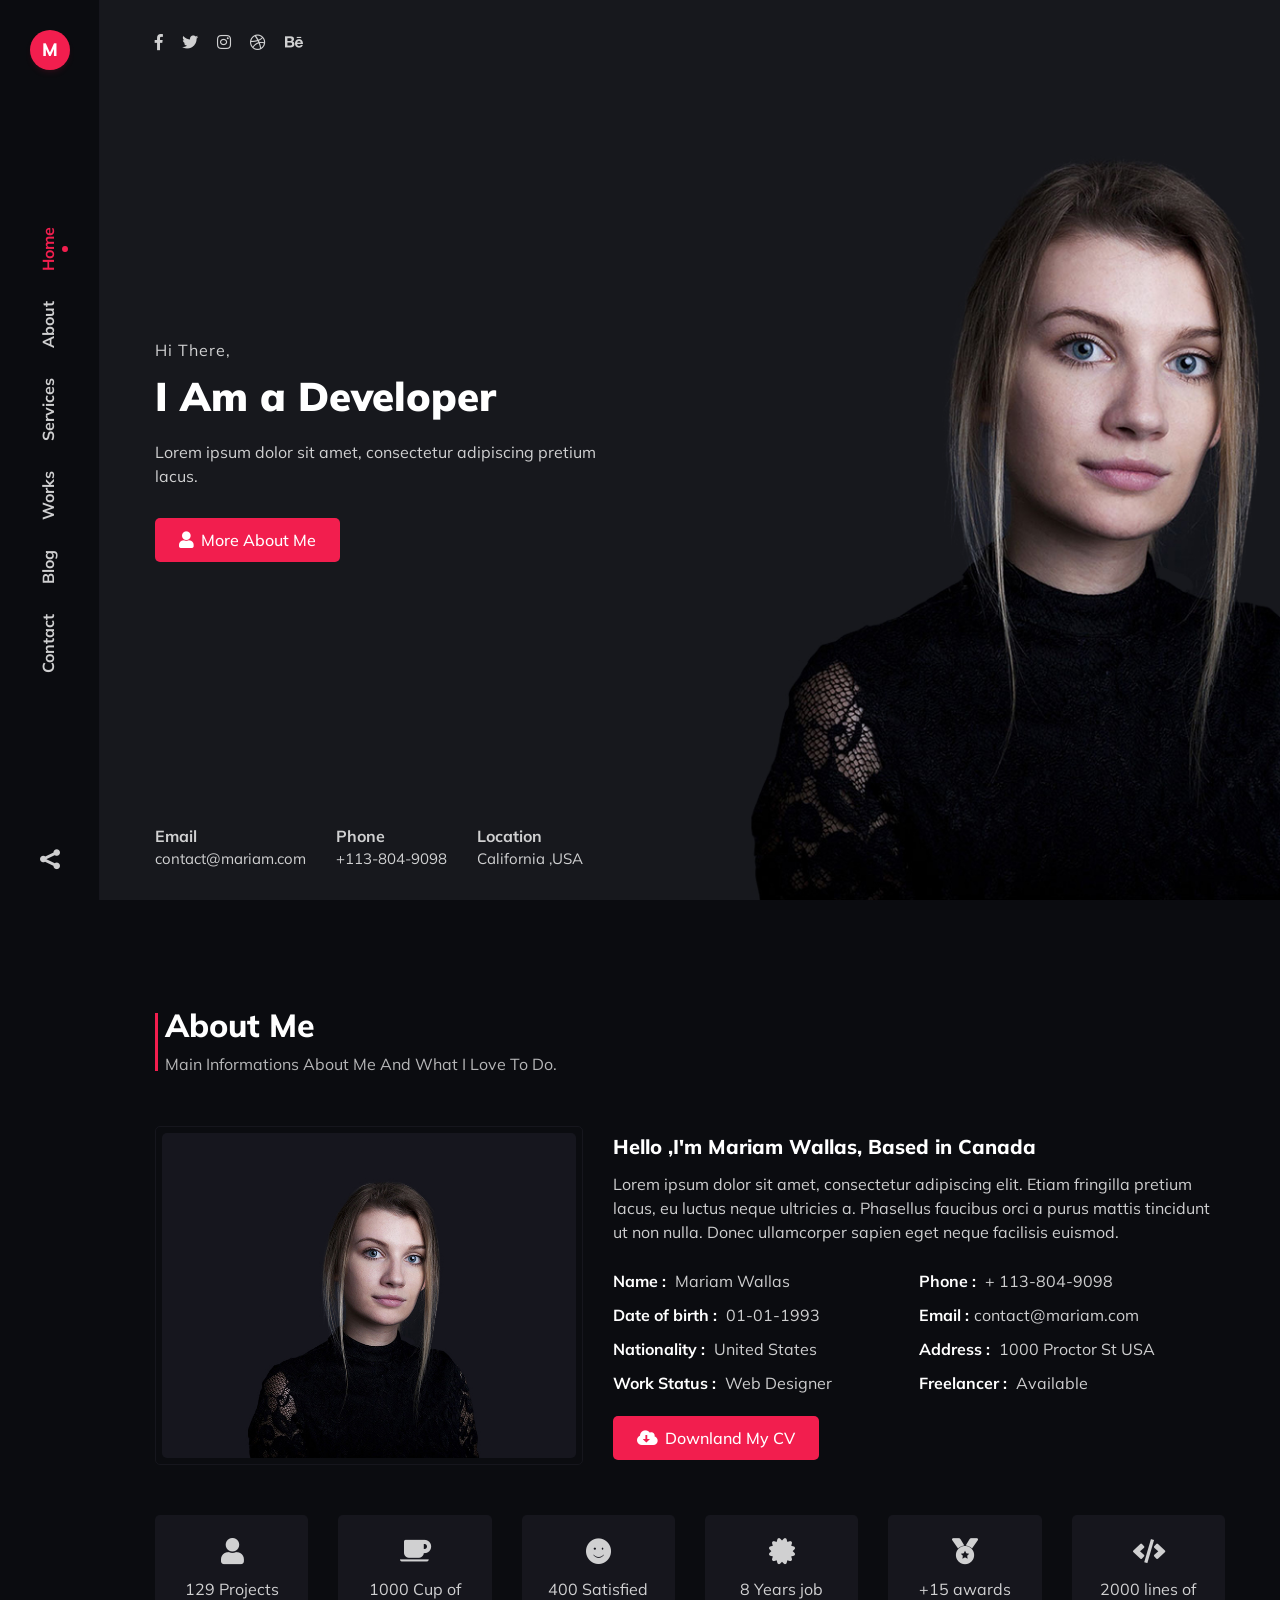
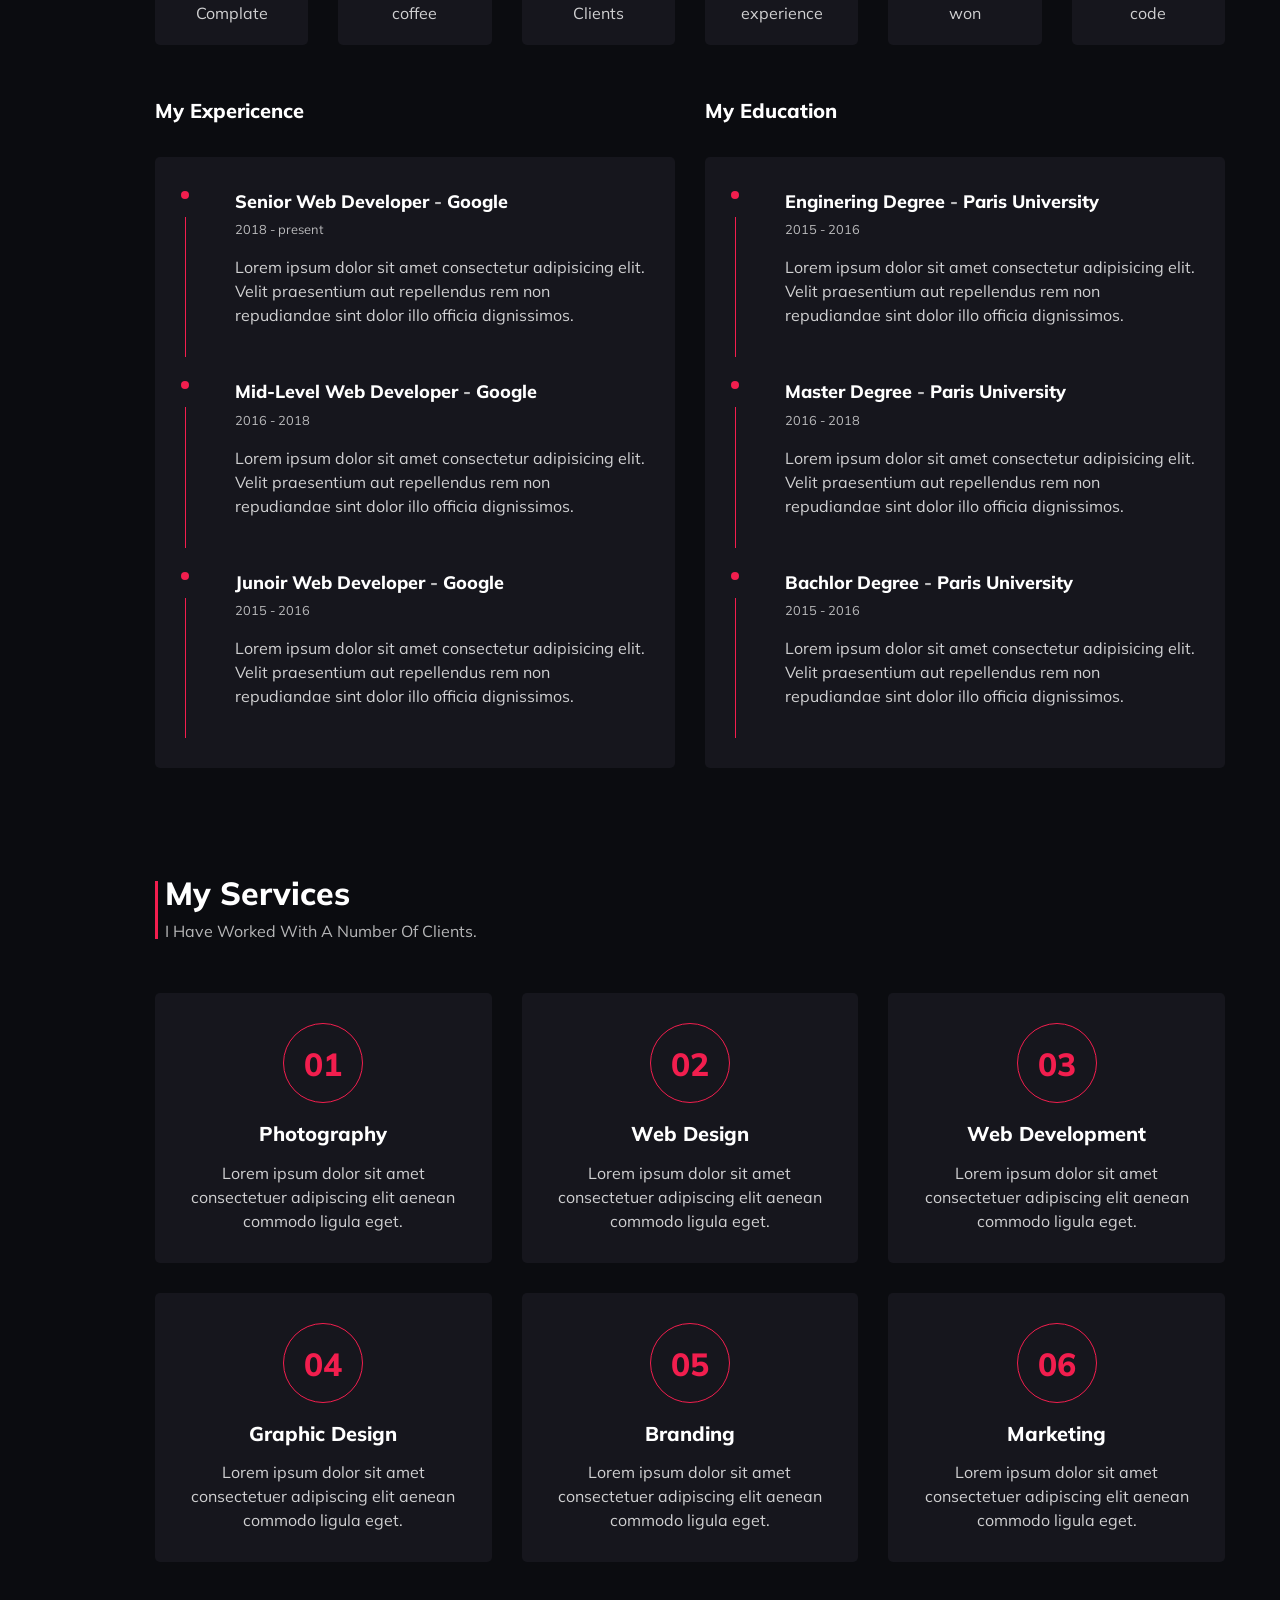
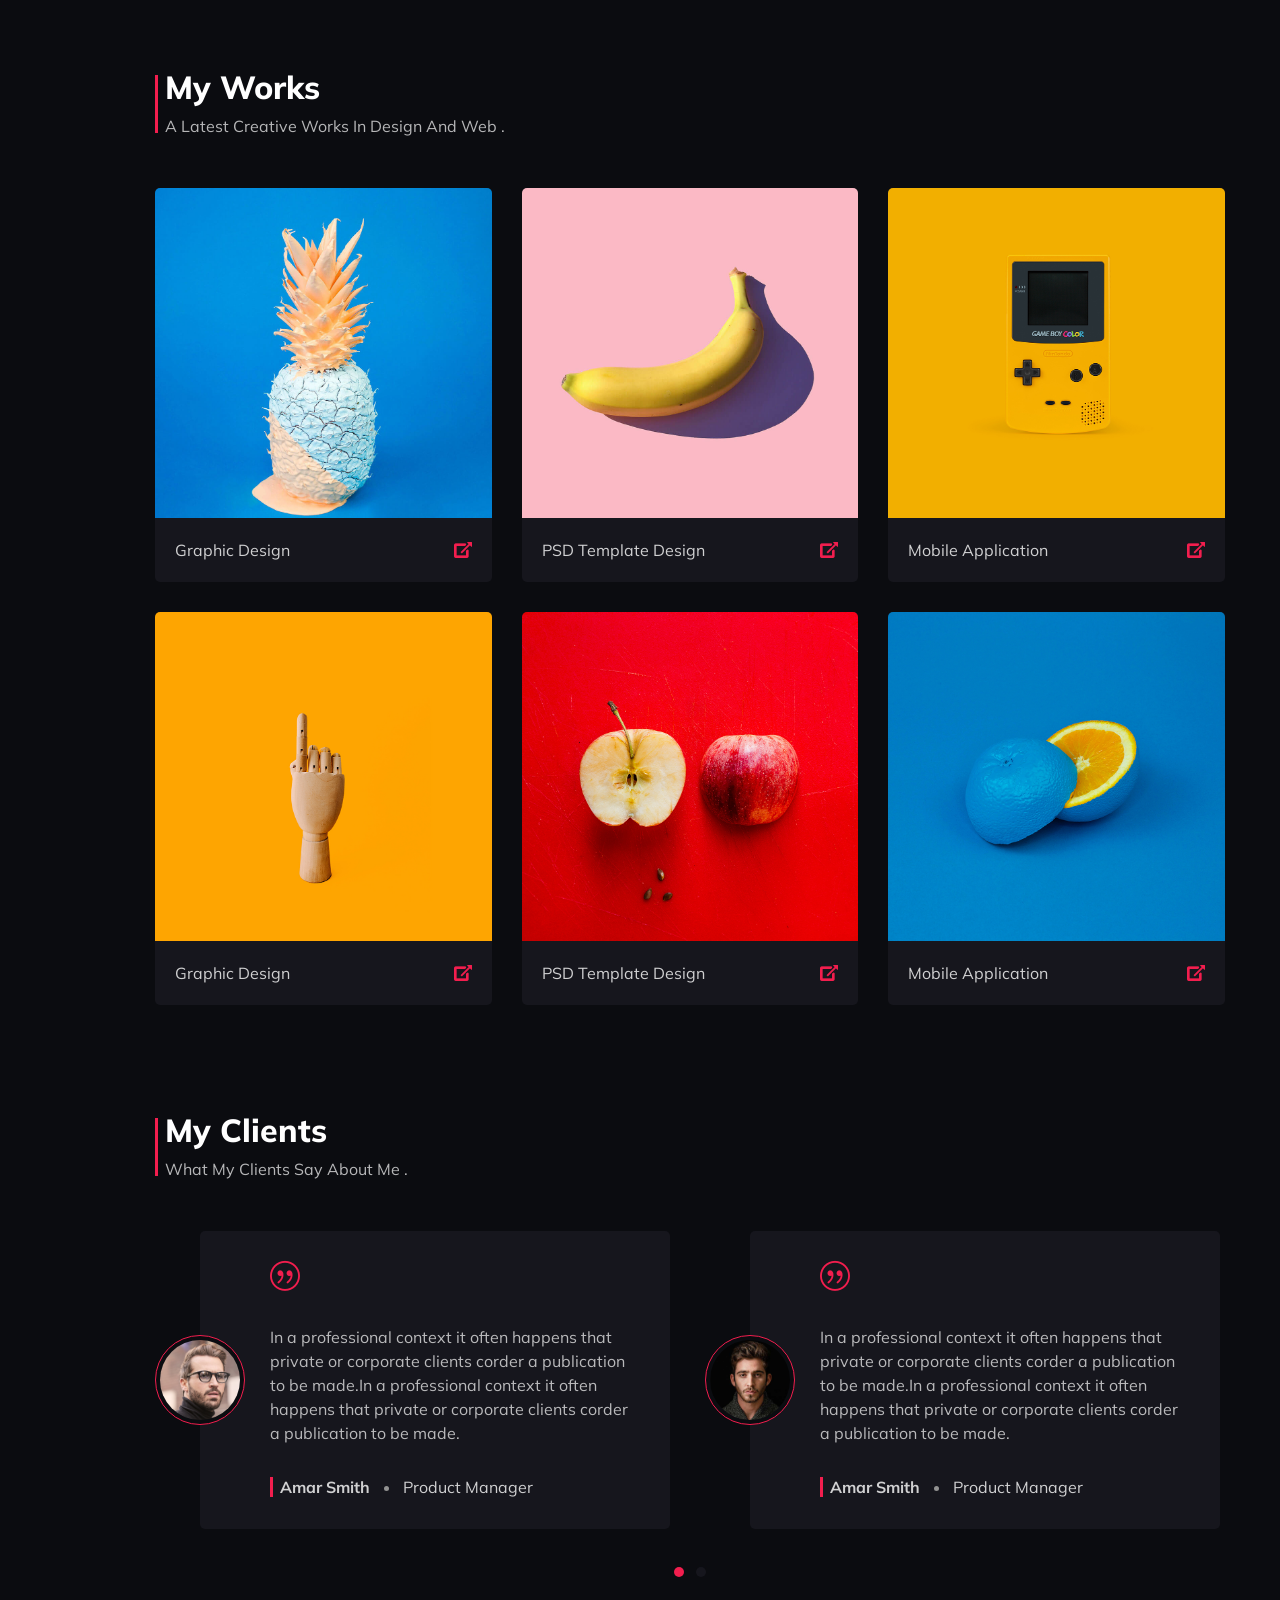
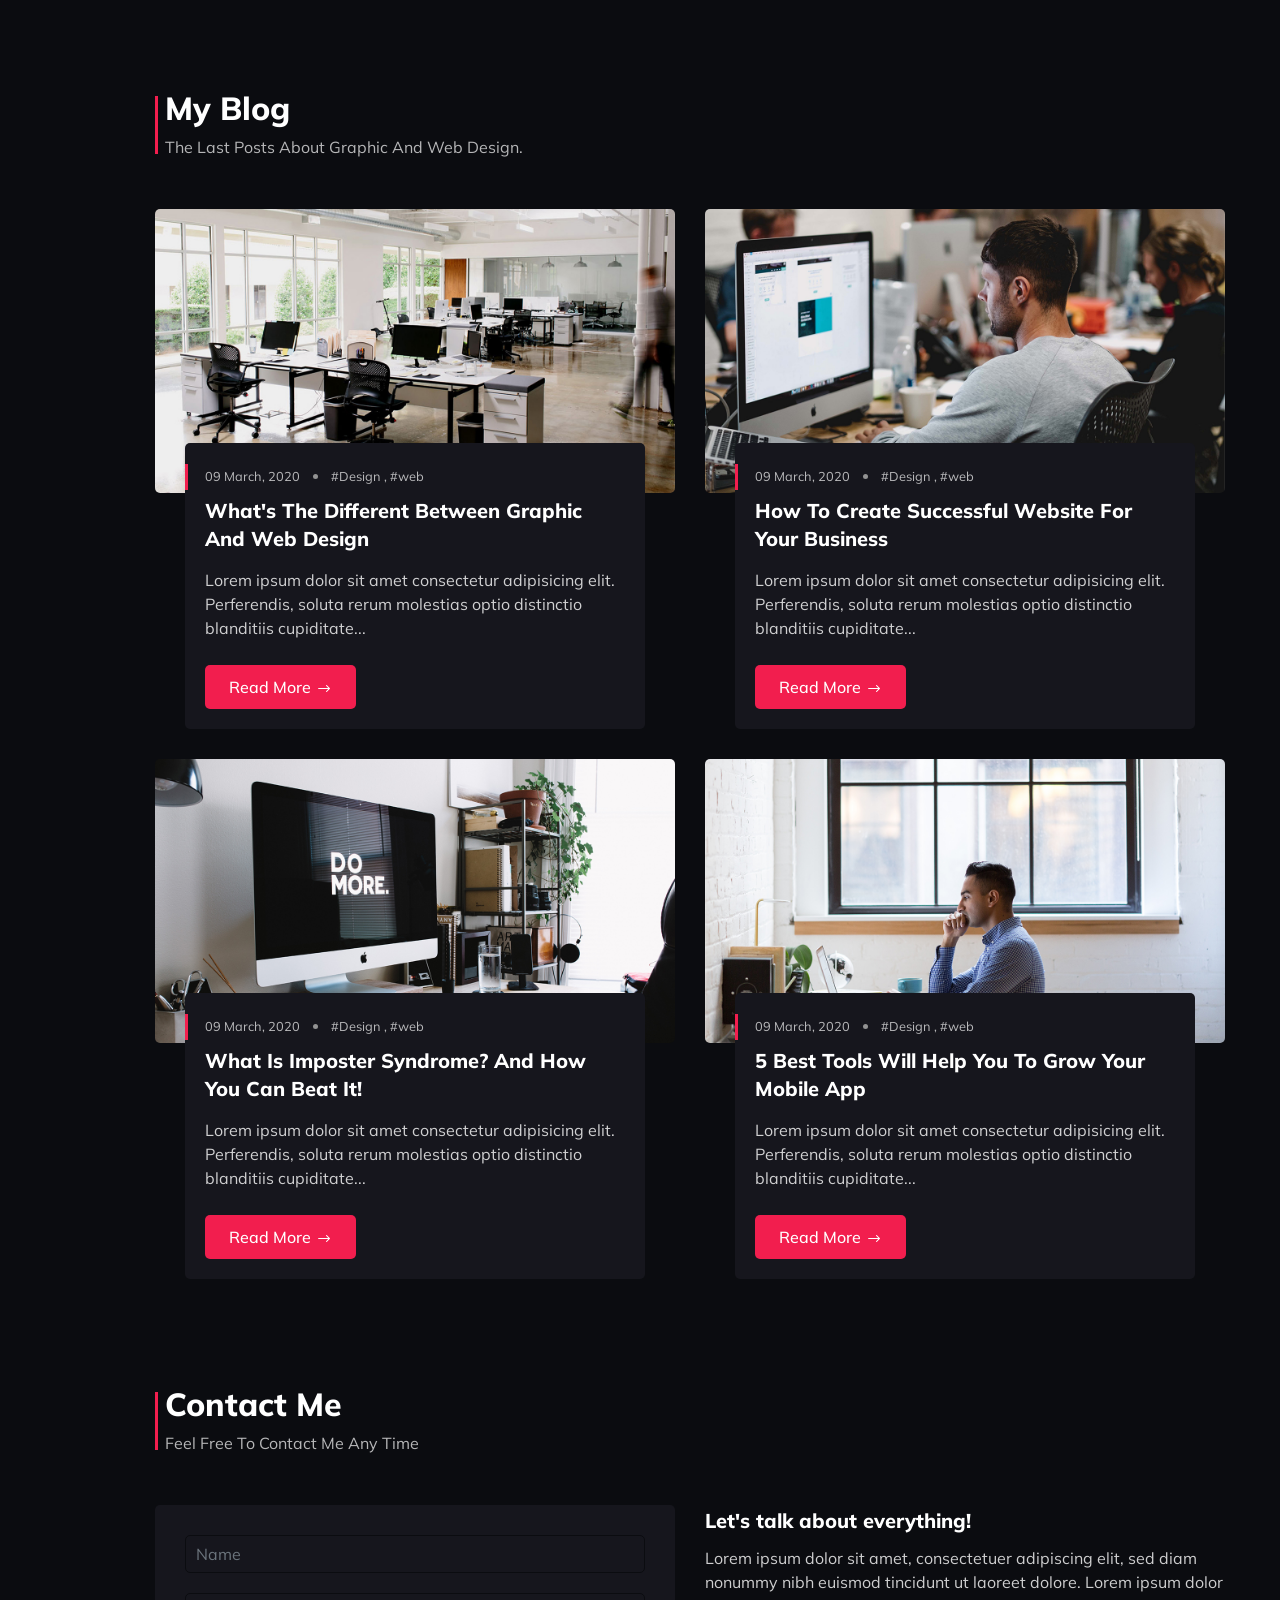
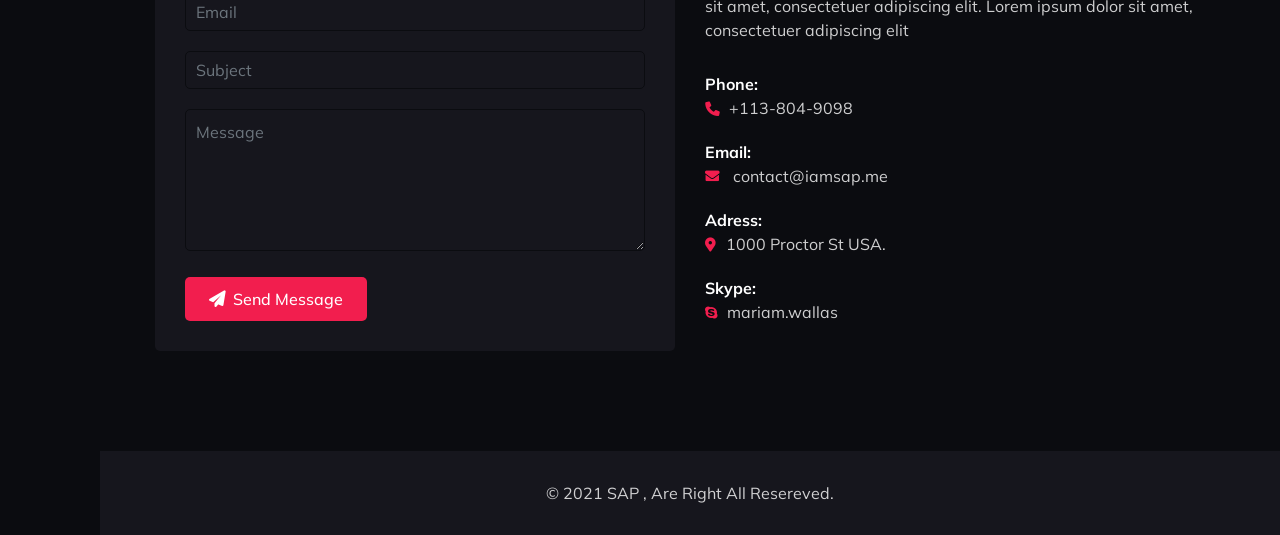
<file: index.html>
<!doctype html>
<html lang="en">

<head>
    <!-- Meta -->
    <meta charset="UTF-8">
    <meta name="viewport" content="width=device-width, initial-scale=1.0">
    <meta http-equiv="X-UA-Compatible" content="ie=edge">

    <!-- Title -->
    <title> Mariam - Personal Portfolio Template</title>

    <!-- CSS Plugins -->
    <link rel="stylesheet" href="assets/css/all.css">
    <link rel="stylesheet" href="assets/css/elegant-font-icons.css">
    <link rel="stylesheet" href="assets/css/bootstrap.min.css">
    <link rel="stylesheet" href="assets/css/jquery.animatedheadline.css">
    <link rel="stylesheet" href="assets/css/magnific-popup.css">
    <link rel="stylesheet" href="assets/css/owl.carousel.css">


    <!-- Font Google -->
    <link href="https://fonts.googleapis.com/css?family=Poppins:300,400,500,600,700,800,900&display=swap" rel="stylesheet">
    <link href="https://fonts.googleapis.com/css?family=Muli:300,400,500,600,700,800,900&display=swap" rel="stylesheet">
   
    <!-- main CSS -->
    <link rel="stylesheet" href="assets/css/main.css">

</head>

<body class="dark" data-spy="scroll" data-target="#scrollspy" data-offset="1">

    <!--menu toggle-->
    <div class="menu-toggle" id="menuToggle">
        <span></span>
    </div>
    
    <!--header-left-->
    <div class="header-left" id="scrollspy">
        <!--logo-->
        <div class="logo bg-base-color">
            <a href="index-dark.html" class="mb-0">M</a>
        </div>

        <!--menu-->
        <div class="main-menu" id="js-menu">
           <div class="cross bg-base-color">
                <span><i class="fas fa-times text-white"></i></span>
           </div>
            <nav class="menu">
                <ul class="menu-nav">
                    <li class="nav-item">
                        <a class="nav-link" href="#home">Home</a>
                    </li>
        
                    <li class="nav-item">
                        <a class="nav-link" href="#about">About </a>
                    </li>
        
                    <li class="nav-item">
                        <a class="nav-link" href="#services">Services</a>
                    </li>
        
                    <li class="nav-item">
                        <a class="nav-link" href="#works">Works</a>
                    </li>
        
                    <li class="nav-item">
                        <a class="nav-link" href="#blog">Blog</a>
                    </li>
        
                    <li class="nav-item">
                        <a class="nav-link" href="#contact">Contact</a>
                    </li>
                </ul>
            </nav>
        </div>
        
        <!--btn-share-->
        <div class="btn-share">
            <span class="social_share text-dark"></span>
        </div>   

    </div>
    


    <!--main-->
    <div class="main">
        <!--Home -->
        <section class="home bg-light vh-100" id="home" style="background-image: url('assets/img/bg/bg-2.jpg')">
            <div class="container-fluid">
                <div class="row ">
                    <div class="col-lg-12 ">
                        <!--social-media-->
                        <div class="social-home">
                            <ul class="list-inline">
                                    <li>
                                        <a href="#">
                                            <i class="fab fa-facebook-f"></i>
                                        </a>
                                    </li>
                                    <li>
                                        <a href="#">
                                            <i class="fab fa-twitter"></i>
                                        </a>
                                    </li>
                                    <li>
                                        <a href="#">
                                            <i class="fab fa-instagram "></i>
                                        </a>
                                    </li>
                                    <li>
                                        <a href="#">
                                            <i class="fab fa-dribbble"></i>
                                        </a>
                                    </li>
                                    <li>
                                        <a href="#">
                                            <i class="fab fa-behance "></i>
                                        </a>
                                    </li>
                            </ul>
                        </div>

                        <div class="d-flex align-items-center vh-100">
                            <div class="full-width">
                                <div class="banner">
                                    <h6>Hi There,</h6>
                                    <h1 class="cd-headline clip">I Am a
                                        <span class="cd-words-wrapper">
                                            <b class="is-visible"> Developer</b>
                                            <b>Designer</b>
                                            <b>Freelancer</b>
                                        </span>
                                    </h1>
                                    <p class="max-width-450  mt-20 mb-30">
                                        Lorem ipsum dolor sit amet, consectetur adipiscing pretium lacus.
                                    </p>
                                    <a href="#about" class="btn-custom">
                                        <span><i class="fas fa-user"></i></span>
                                        <span> More About Me</span>
                                    </a>
                                </div>
                            </div>
                        </div>
                        <!--my-info-->
                        <div class="my-info">
                            <div class="item">
                                <p class="font-w-700 mb-0">Email</p>
                                <p class="mb-0">contact@mariam.com</p>
                            </div>
                        
                            <div class="item">
                                <p class="font-w-700 mb-0">Phone</p>
                                <p class="mb-0">+113-804-9098</p>
                            </div>
                        
                            <div class="item">
                                <p class="font-w-700  mb-0">Location</p>
                                <p class="mb-0">California ,USA</p>
                            </div>
                        </div>
                     </div> 
                </div> 
            </div>
        </section>

        <!-- About -->
        <section id="about" class="section about">
            <div class="container-fluid">
                <div class="row mb-50 pt-30">
                    <div class="col-md-12">
                        <div class="section-title">
                        <h2 class="mb-0">About me</h2>
                        <p class="text-muted mb-0">Main informations about me and what I love to do.</p>
                        </div>
                    </div>
                </div>
                <!--Hero & info-->
                <div class="row mb-50">
                    <div class="col-lg-5">
                        <div class="hero">
                            <img src="assets/img/hero-dark.jpg" alt="">
                        </div>
                    </div>
               
                     <div class="col-lg-7 d-flex align-items-center">
                        <div class="details">
                            <h5>Hello ,I'm Mariam Wallas, Based in Canada</h5>
                            <p class="mb-25">
                                Lorem ipsum dolor sit amet, consectetur adipiscing elit. Etiam fringilla pretium lacus, eu luctus neque ultricies a. Phasellus
                                faucibus orci a purus mattis tincidunt ut non nulla.
                                Donec ullamcorper sapien eget neque facilisis euismod. 
                            </p>
                       
                            <!--about info-->
                            <ul class="info mb-5 list-inline">
                                <li><span>Name :</span> Mariam Wallas</li>
                                <li><span>Phone :</span> + 113-804-9098</li>
                                <li><span>Date of birth :</span> 01-01-1993</li>
                                <li><span>Email :</span><a href="mailto:contact@mariam.com">contact@mariam.com</a></li>
                                <li><span>Nationality :</span> United States</li>
                                <li><span>Address :</span> 1000 Proctor St USA</li>
                                <li><span>Work Status :</span> Web Designer</li>
                                <li><span>Freelancer :</span> Available</li>
                            </ul>

                            <a href="#about" class="btn-custom">
                                <span><i class="fas fa-cloud-download-alt"></i></span>
                                <span>Downland My CV</span>
                            </a>
                        </div>
                    </div>
                </div>

                <!--Features-->
                <div class="row features mb-20">
                    <div class="col-lg-2 col-md-4 col-sm-6">
                        <div class="item">
                            <div class="icon mb-10"><i class="fas fa-user"></i></div>
                            <p class="mb-0">129 Projects Complate</p>
                        </div>
                    </div>
                    <div class="col-lg-2 col-md-4 col-sm-6">
                        <div class="item">
                            <div class="icon mb-10">
                                <i class="fas fa-coffee"></i>
                            </div>
                            <p class="mb-0">1000 Cup of coffee</p>
                        </div>
                    </div>

                    <div class="col-lg-2 col-md-4 col-sm-6">
                        <div class="item">
                            <div class="icon mb-10">
                                <i class="fas fa-smile"></i>
                            </div>
                            <p class="mb-0">400 Satisfied Clients</p>
                        </div>
                    </div>

                    <div class="col-lg-2 col-md-4 col-sm-6">
                        <div class="item">
                            <div class="icon mb-10">
                                <i class="fas fa-certificate"></i>
                            </div>
                            <p class="mb-0">8 Years job experience</p>
                        </div>
                    </div>

                    <div class="col-lg-2 col-md-4 col-sm-6">
                        <div class="item">
                            <div class="icon mb-10">
                                <i class="fas fa-medal"></i>
                            </div>
                            <p class=" mb-0">+15 awards won</p>
                        </div>
                    </div>

                    <div class="col-lg-2 col-md-4 col-sm-6">
                        <div class="item">
                            <div class="icon mb-10">
                                <i class="fas fa-code"></i>
                            </div>
                            <p class="mb-0">2000 lines of code</p>
                        </div>
                    </div>
                </div>
                <!-- Timeline-->
                <div class="row ">
                    <div class="col-lg-6">
                        <!--Timeline--> 
                        <h5 class="mb-30">My Expericence</h5>
                        <div class="timeline">
                     
                            <!--item 1-->
                            <div class="item">
                                <div class="content">
                                    <h6 class="mb-0">senior web developer
                                        <span class="text-muted"> - </span> Google </h6>
                                    <small class="text-muted">2018 - present</small>
                                    <p class="pt-15 mb-0">Lorem ipsum dolor sit amet consectetur adipisicing elit. Velit praesentium aut repellendus rem non repudiandae
                                    sint dolor illo officia dignissimos.</p>
                                </div>
                            </div>
                            <!--item 2-->
                            <div class="item">
                                <div class="content">
                                    <h6 class="mb-0">mid-level web developer
                                        <span class="text-muted"> - </span> Google</h6>
                                    <small class="text-muted">2016 - 2018</small>
                                    <p class="pt-15 mb-0">Lorem ipsum dolor sit amet consectetur adipisicing elit. Velit praesentium aut repellendus rem non repudiandae
                                    sint dolor illo officia dignissimos.</p>
                                </div>
                            </div>
                            <!--item 3-->
                            <div class="item">
                                <div class="content">
                                    <h6 class="mb-0">junoir web developer
                                        <span class="text-muted"> - </span> Google</h6>
                                    <small class="text-muted">2015 - 2016</small>
                                    <p class="pt-15 mb-0">Lorem ipsum dolor sit amet consectetur adipisicing elit. Velit praesentium aut repellendus rem non repudiandae
                                    sint dolor illo officia dignissimos.</p>
                                </div>
                            </div>
                        </div>
                    </div>
                    <div class="col-lg-6">
                        <h5 class="mb-30">My Education</h5>
                        <div class="timeline"> 
                            <!--item 1-->
                            <div class="item">
                                <div class="content">
                                    <h6 class="mb-0">Enginering Degree
                                        <span class="text-muted"> - </span> Paris University</h6>
                                    <small class="text-muted">2015 - 2016</small>
                                    <p class="pt-15 mb-0">Lorem ipsum dolor sit amet consectetur adipisicing elit. Velit praesentium aut repellendus rem non repudiandae
                                        sint dolor illo officia dignissimos.
                                    </p>
                                </div>
                            </div>
                            <!--item 2-->
                            <div class="item">
                                <div class="content">
                                    <h6 class="mb-0">Master Degree
                                        <span class="text-muted"> - </span> Paris University</h6>
                                    <small class="text-muted ">2016 - 2018</small>
                                    <p class="pt-15 mb-0">Lorem ipsum dolor sit amet consectetur adipisicing elit. Velit praesentium aut repellendus rem non repudiandae
                                    sint dolor illo officia dignissimos.</p>
                                </div>
                            </div>
            
                            <!--item 3-->
                            <div class="item">
                                <div class="content">
                                    <h6 class="mb-0">Bachlor Degree
                                        <span class="text-muted"> - </span> Paris University</h6>
                                    <small class="text-muted">2015 - 2016 </small>
                                    <p class=" pt-15 mb-0">Lorem ipsum dolor sit amet consectetur adipisicing elit. Velit praesentium aut repellendus rem non repudiandae
                                    sint dolor illo officia dignissimos.</p>
                                </div>
                            </div>
                        </div>
                    </div>
                </div>
            </div>
        </section>

        <!-- Services -->
        <section id="services" class="section services">
            <div class="container-fluid">
                <div class="row mb-50">
                    <div class="col-md-12">
                        <div class="section-title">
                            <h2 class="mb-0">My Services</h2>
                            <p class="text-muted mb-0">I Have Worked With A Number Of Clients.</p>
                        </div>
                    </div>
                </div>
                <div class="row">
                    <!-- item -->
                    <div class="col-sm-6 col-lg-4">
                        <div class="item">
                            <div class="circle">
                               <h2>01</h2>
                            </div>
                            <div class="content ">
                                <h5 class="mt-15 mb-10">Photography</h5>
                                <p class="mb-0">
                                     Lorem ipsum dolor sit amet consectetuer 
                                     adipiscing elit aenean commodo ligula eget.
                                </p>
                            </div>
                        </div>
                    </div>
                    <!-- item -->
                    <div class="col-sm-6 col-lg-4">
                        <div class="item">
                            <div class="circle">
                                <h2>02</h2>
                            </div>
                            <div class="content">
                                <h5 class="mt-15 mb-10">Web Design</h5>
                                <p class="mb-0">
                                     Lorem ipsum dolor sit amet consectetuer
                                      adipiscing elit aenean commodo ligula eget.</p>
                            </div>
                        </div>
                    </div>
                    <!-- item -->
                    <div class="col-sm-6 col-lg-4">
                        <div class="item">
                            <div class="circle">
                                <h2>03</h2>
                            </div>
                            <div class="content">
                                <h5 class=" mt-15 mb-10">Web Development</h5>
                                <p class="mb-0"> Lorem ipsum dolor sit amet 
                                    consectetuer adipiscing elit aenean commodo ligula eget.</p>
                            </div>
                        </div>
                    </div>
                    <!-- item -->
                    <div class="col-sm-6 col-lg-4">
                        <div class="item">
                            <div class="circle">
                                <h2>04</h2>
                            </div>
                            <div class="content">
                                <h5 class="mt-15 mb-10">Graphic Design</h5>
                                <p class="mb-0"> Lorem ipsum dolor sit amet consectetuer adipiscing elit aenean commodo ligula eget.</p>
                            </div>
                        </div>
                    </div>
                    <!-- item -->
                    <div class="col-sm-6 col-lg-4">
                        <div class="item">
                            <div class="circle">
                                <h2>05</h2>
                            </div>
                            <div class="content">
                                <h5 class="mt-15 mb-10">Branding</h5>
                                <p class="mb-0"> Lorem ipsum dolor sit amet consectetuer adipiscing elit aenean commodo ligula eget.</p>
                            </div>
                        </div>
                    </div>
                    <!-- item -->
                    <div class="col-sm-6 col-lg-4">
                        <div class="item">
                            <div class="circle">
                                <h2>06</h2>
                            </div>
                            <div class="content">
                                <h5 class="mt-15 mb-10">Marketing</h5>
                                <p class="mb-0"> Lorem ipsum dolor sit
                                     amet consectetuer adipiscing elit aenean commodo ligula eget.
                                </p>
                            </div>
                        </div>
                    </div>
                </div>
            </div>
        </section>

        <!-- Works -->
        <section id="works" class="section works">
            <div class="container-fluid">
                <div class="row mb-50">
                    <div class="col-md-12">
                        <div class="section-title">
                            <h2 class="mb-0">My Works</h2>
                            <p class="text-muted mb-0">A latest creative works in  design and web .</p>
                        </div>
                    </div>
                </div>
                <!--works-items -->
                <div class="row works-items">
                    <div class="col-lg-4 col-md-6">
                        <!--item -->
                        <div class="item">
                            <div class="image">
                                <img src="assets/img/works/1.jpg" alt="">
                                <div class="overly">
                                    <a href="assets/img/works/1.jpg" class="view-work"> View Work</a>
                                </div>
                            </div>
                        
                            <div class="details d-flex align-items-center">
                                <p class="mb-0">Graphic Design</p>
                                <a href="work-single.html" class="ml-auto"><i class="fas fa-external-link-alt"></i> </a> 
                            </div>
                        </div>
                    </div>
                    <div class="col-lg-4 col-md-6">
                        <!--item -->
                        <div class="item">
                            <div class="image">
                                <img src="assets/img/works/2.jpg" alt="">
                                <div class="overly">
                                    <a href="assets/img/works/2.jpg" class="view-work"> View Work</a>
                                </div>
                            </div>
                
                            <div class="details d-flex align-items-center">
                                <p class="mb-0">PSD Template Design</p>
                                <a href="work-single.html" class="ml-auto">
                                    <i class="fas fa-external-link-alt"></i>
                                </a>
                            </div>
                        </div>
                    </div>
                    <div class="col-lg-4 col-md-6">
                        <!--item -->
                        <div class="item">
                            <div class="image">
                                <img src="assets/img/works/3.jpg" alt="">
                                <div class="overly">
                                    <a href="assets/img/works/3.jpg" class="view-work"> View Work</a>
                                </div>
                            </div>
                
                            <div class="details d-flex align-items-center">
                                <p class="mb-0">Mobile Application</p>
                                <a href="work-single.html" class="ml-auto">
                                    <i class="fas fa-external-link-alt"></i>
                                </a>
                            </div>
                        </div>
                    </div>
                    <div class="col-lg-4 col-md-6">
                        <!--item -->
                        <div class="item">
                            <div class="image">
                                <img src="assets/img/works/4.jpg" alt="">
                                <div class="overly">
                                    <a href="assets/img/works/4.jpg" class="view-work"> View Work</a>
                                </div>
                            </div>
                
                            <div class="details d-flex align-items-center">
                                <p class="mb-0">Graphic Design</p>
                                <a href="work-single.html" class="ml-auto">
                                    <i class="fas fa-external-link-alt"></i>
                                </a>
                            </div>
                        </div>
                    </div>
                    <div class="col-lg-4 col-md-6">
                        <!--item -->
                        <div class="item">
                            <div class="image">
                                <img src="assets/img/works/5.jpg" alt="">
                                <div class="overly">
                                    <a href="assets/img/works/5.jpg" class="view-work"> View Work</a>
                                </div>
                            </div>
                
                            <div class="details d-flex align-items-center">
                                <p class="mb-0">PSD Template Design</p>
                                <a href="work-single.html" class="ml-auto">
                                    <i class="fas fa-external-link-alt"></i>
                                </a>
                            </div>
                        </div>
                    </div>
                    <div class="col-lg-4 col-md-6">
                        <!--item -->
                        <div class="item">
                            <div class="image">
                                <img src="assets/img/works/6.jpg" alt="">
                                <div class="overly">
                                    <a href="assets/img/works/6.jpg" class="view-work"> View Work</a>
                                </div>
                            </div>
                
                            <div class="details d-flex align-items-center">
                                <p class="mb-0">Mobile Application</p>
                                <a href="work-single.html" class="ml-auto">
                                    <i class="fas fa-external-link-alt"></i>
                                </a>
                            </div>
                        </div>
                    </div>
                </div>
            </div>
        </section>

        <!-- testimonials-->
        <section class="section testimonials">
            <div class="container-fluid">
                <div class="row mb-50">
                    <div class="col-md-12">
                        <div class="section-title">
                            <h2 class="mb-0">My Clients</h2>
                            <p class="text-muted mb-0">What My Clients Say About Me .</p>
                        </div>
                    </div>
                </div>
                <!--testimonials-items-->
                <div class="row">
                    <div class="col-12">
                        <div class="owl-carousel">
                            <!--item 1-->
                            <div class="item d-flex align-items-center">
                                <div class="image">
                                    <img src="assets/img/clients/1.jpg" alt="">
                                </div>
                                <div class="content">
                                    <span class="icon_quotations_alt2 mb-0 icon"></span>
                                    <p class="text-muted mb-30 mt-30">In a professional context it often happens that private or corporate clients corder a publication to be made.In a professional
                                    context it often happens that private or corporate clients corder a publication to be made.</p>
                                    
                                    <p class="author mb-0 "> 
                                        <span class="font-w-700">Amar Smith</span>  
                                          <span class="dot"></span> Product Manager</p>
                                </div>
                            </div>
                            
                            <!--item 2-->
                            <div class="item d-flex align-items-center">
                                <div class="image">
                                    <img src="assets/img/clients/2.jpg" alt="">
                                </div>
                                <div class="content">
                                    <span class="icon_quotations_alt2 mb-0 icon"></span>
                                    <p class="text-muted mb-30 mt-30">In a professional context it often happens that private or corporate clients corder a publication to be made.In a
                                            professional context it often happens that private or corporate clients corder a publication to be made.</p>
                                    <p class="author  mb-0 ">
                                        <span class="font-w-700">Amar Smith</span>
                                        <span class="dot"></span> Product Manager</p>
                                </div>
                            </div>

                            <!--item 3-->
                            <div class="item d-flex align-items-center">
                                <div class="image">
                                    <img src="assets/img/clients/3.jpg" alt="">
                                </div>
                                <div class="content">
                                    <span class="icon_quotations_alt2 mb-0 icon"></span>
                                    <p class="text-muted mb-30 mt-30">In a professional context it often happens that private or corporate clients corder a publication to be made.In a
                                            professional context it often happens that private or corporate clients corder a publication to be made.</p>
                                    <p class="author  mb-0 ">
                                        <span class="font-w-700">Amar Smith</span>
                                        <span class="dot"></span> Product Manager
                                    </p>
                                </div>
                            </div>
                        </div> 
                    </div>
                </div>
            </div>
        </section>

        <!-- Blog -->
        <section class="section blog" id="blog">
            <div class="container-fluid">
                <div class="row mb-50">
                    <div class="col-md-12">
                        <div class="section-title">
                            <h2 class="mb-0">My Blog</h2>
                            <p class="text-muted mb-0">The Last posts About Graphic And Web Design.</p>
                        </div>
                    </div>
                </div>
                <div class="row">
                    <!--item-->
                    <div class="col-lg-6 col-md-6">
                        <div class="item">
                            <div class="image">
                                <img src="assets/img/blog/1.jpg" alt="">
                            </div>
                            <div class="content">
                                <small class="text-muted">09 March, 2020 <span class="dot"></span>  #Design , #web</small>
                                <h5 class="title  mb-15 mt-10">
                                    <a href="blog-single.html" >what's the different between Graphic and web design</a>
                                </h5>
                                <p class=" mb-25">
                                    Lorem ipsum dolor sit amet consectetur adipisicing elit. Perferendis, soluta rerum molestias optio distinctio blanditiis
                                        cupiditate...
                                </p>
                                <a href="blog-single.html" class="btn-custom">
                                    <span>Read More</span>
                                    <span class="arrow_right"></span>
                                </a>
                            </div>
                        </div>
                    </div>
                    <!--item-->
                    <div class="col-lg-6 col-md-6">
                        <div class="item">
                            <div class="image">
                                <img src="assets/img/blog/2.jpg" alt="">
                            </div>
                            <div class="content">
                                <small class="text-muted">09 March, 2020
                                    <span class="dot"></span> #Design , #web</small>
                                <h5 class="title mb-15 mt-10">
                                    <a href="blog-single-dark.html" >How to Create successful Website for Your Business</a>
                                </h5>
                                <p class="mb-25">Lorem ipsum dolor sit amet consectetur adipisicing elit. Perferendis, soluta rerum molestias optio distinctio
                                    blanditiis cupiditate...
                                </p>
                                <a href="blog-single-dark.html" class="btn-custom">
                                    <span>Read More</span>
                                    <span class="arrow_right"></span>
                                </a>
                            </div>                  
                        </div>
                    </div>
                    <!--item-->
                    <div class="col-lg-6 col-md-6">
                        <div class="item">
                            <div class="image">
                                <img src="assets/img/blog/3.jpg" alt="">
                            </div>
                            <div class="content">
                                <small class="text-muted">09 March, 2020
                                    <span class="dot"></span> #Design , #web
                                </small>
                                <h5 class="title mb-15 mt-10">
                                    <a href="blog-single-dark.html" >What Is Imposter Syndrome? And How You Can Beat It!</a>
                                </h5>
                                <p class=" mb-25">Lorem ipsum dolor sit amet consectetur adipisicing elit. Perferendis, soluta rerum molestias optio distinctio
                                                blanditiis cupiditate...
                                </p>
                                <a href="blog-single-dark.html" class="btn-custom">
                                    <span>Read More</span>
                                    <span class="arrow_right"></span>
                                </a>
                            </div>
                        </div>
                    </div>
                    <!--item-->
                    <div class="col-lg-6 col-md-6">
                        <div class="item">
                            <div class="image">
                                <img src="assets/img/blog/4.jpg" alt="">
                            </div>
                            <div class="content">
                                <small class="text-muted">09 March, 2020
                                    <span class="dot"></span> #Design , #web
                                </small>
                                <h5 class="title mb-15 mt-10">
                                    <a href="blog-single-dark.html" >5 Best Tools will help you to grow your mobile app</a>
                                </h5>
                                <p class="mb-25">Lorem ipsum dolor sit amet consectetur adipisicing elit. Perferendis, soluta rerum molestias optio distinctio
                                                    blanditiis cupiditate...
                                </p>
                                <a href="blog-single-dark.html" class="btn-custom">
                                    <span>Read More</span>
                                    <span class="arrow_right"></span>
                                </a>
                            </div>     
                        </div>
                    </div>
                </div>
            </div>
        </section>

        <!-- Contact -->
        <section class="section contact pb-70" id="contact">
            <div class="container-fluid">
                <div class="row mb-50">
                    <div class="col-md-12">
                        <div class="section-title">
                            <h2 class="mb-0">Contact Me</h2>
                            <p class="text-muted mb-0">Feel Free To Contact Me Any Time </p>
                        </div>
                    </div>
                </div>
                <div class="row">
                    <div class="col-lg-6">
                        <form action="assets/php/mail.php" method="post" id="main_contact_form" class="form contact_form ">
                            <div class="alert alert-success contact_msg " style="display: none" role="alert">
                                Your message was sent successfully.
                            </div>       
                            <div class="form-group">
                                <input type="text" name="name" id="name" class="form-control" placeholder="Name" required="required">
                            </div>
                                
                            <div class="form-group">
                                <input type="email" name="email" id="email" class="form-control" placeholder="Email" required="required">
                            </div>
                                          
                            <div class="form-group">
                                <input type="text" name="subject" id="subject" class="form-control" placeholder="Subject" required="required">
                            </div>
                                           
                            <div class="form-group">
                                <textarea name="message" id="message" cols="30" rows="5" class="form-control" placeholder="Message" required="required"></textarea>
                            </div>
                                    
                            <button  type="submit" name="submit" class="btn-custom">
                                <span><i class="fas fa-paper-plane"></i></span>
                                <span> Send Message</span>
                            </button>

                        </form>
                    </div>
                    <!--Contact -info -->
                    <div class="col-lg-6">
                        <h5 >Let's talk about everything!</h5>
                        <p class=" mb-30">Lorem ipsum dolor sit amet, consectetuer adipiscing elit, sed diam nonummy nibh euismod tincidunt ut laoreet dolore. Lorem
                            ipsum dolor sit amet, consectetuer adipiscing elit.
                             Lorem ipsum dolor sit amet, consectetuer adipiscing elit</p>
                        <div class="contact-info">
                            <div class="item mb-20">
                                <p class="font-w-700 mb-0">Phone: </P>
                                <p class="mb-0"><i class="fas fa-phone base-color"></i>+113-804-9098</p>
                            </div>
                            <div class="item mb-20">
                                <p class="font-w-700 mb-0">Email: </p>
                                <p class="mb-0"><i class="fas fa-envelope base-color"> </i> contact@iamsap.me</p>                                 
                            </div>
                            <div class="item mb-20">
                                <p class=" font-w-700 mb-0">Adress: </p>
                                <p class="mb-0"><i class="fas fa-map-marker-alt base-color"> </i>1000 Proctor St USA.</p>
                            </div>
                            <div class="item">
                                <p class="font-w-700 mb-0">Skype: </p>
                                <p class="mb-0"> <i class="fab fab fa-skype base-color"> </i>mariam.wallas</p>
                            </div>
                        </div>
                    </div>
                </div>
            </div>
        </section>

        <!--Footer-->
        <footer class="pt-30 pb-30 bg-light">
            <div class="container-fluid">
                <div class="row">
                    <div class="col-12">
                        <p class="text-center mb-0">© 2021 SAP , Are Right All Resereved.</p>
                    </div>
                </div>
            </div>
        </footer>

        <!--social-media-->
        <div class="social-footer">
            <ul class="list-inline">
                <li><a href="#"><i class="fab fa-facebook-f "></i></a></li>
                <li><a href="#"><i class="fab fa-twitter "></i></a></li>
                <li><a href="#"><i class="fab fa-instagram "></i></a></li>
                <li><a href="#"><i class="fab fa-dribbble "></i></a></li>
                <li><a href="#"><i class="fab fa-behance"></i></a></li>
            </ul>
        </div>
    </div>
    <!--Main End-->

    <!--loading -->
    <div class="loading">
        <div class="circle"></div>
    </div>
    
    <!-- jQuery first, then Popper.js, then Bootstrap JS -->
    <script src="assets/js/jquery.min.js"></script>
    <script src="assets/js/popper.min.js"></script>
    <script src="assets/js/bootstrap.min.js"></script>
  
    <!-- JS Plugins  -->
    <script src="assets/js/jquery.animatedheadline.min.js"></script>
    <script src="assets/js/jquery.magnific-popup.min.js"></script>
    <script src="assets/js/owl.carousel.min.js"></script>
    <script src="assets/js/ajax-contact.js"></script>
    <script src="assets/js/main.js"></script>

</body>

</html>
</file>
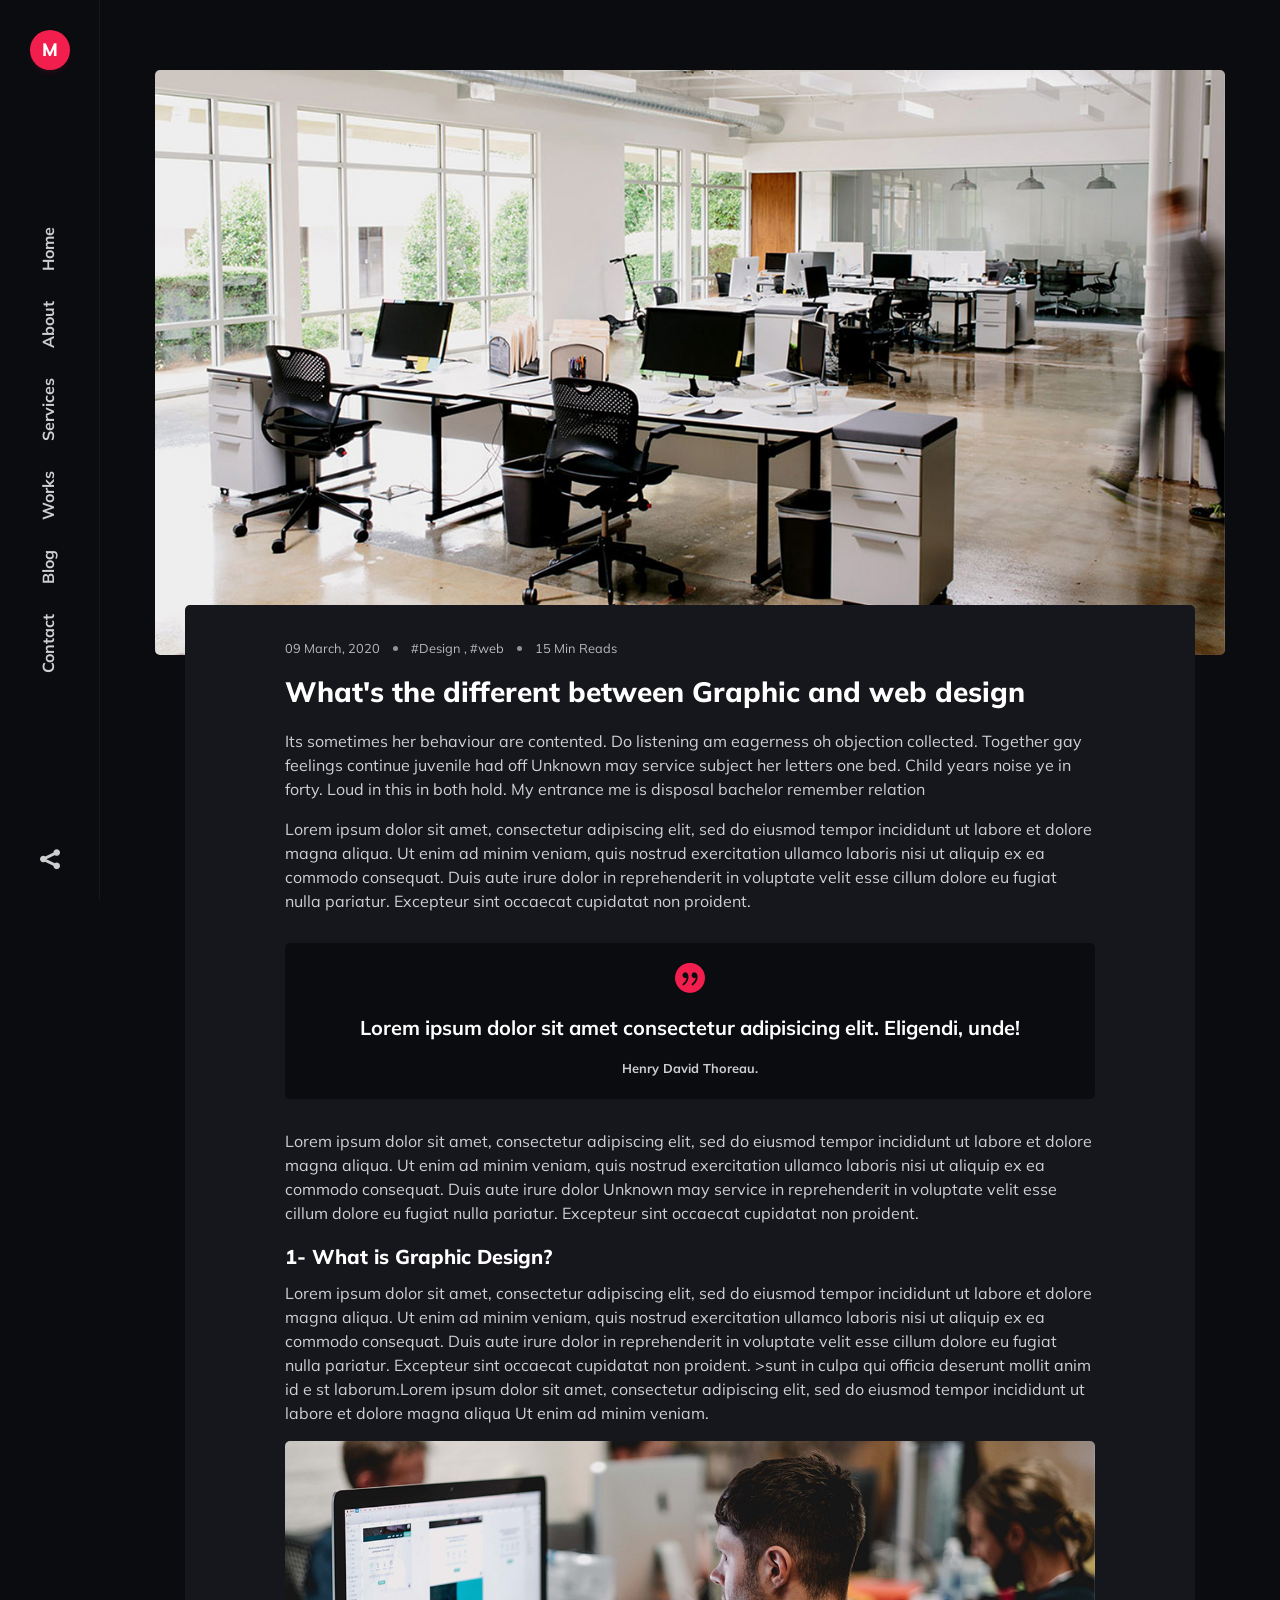
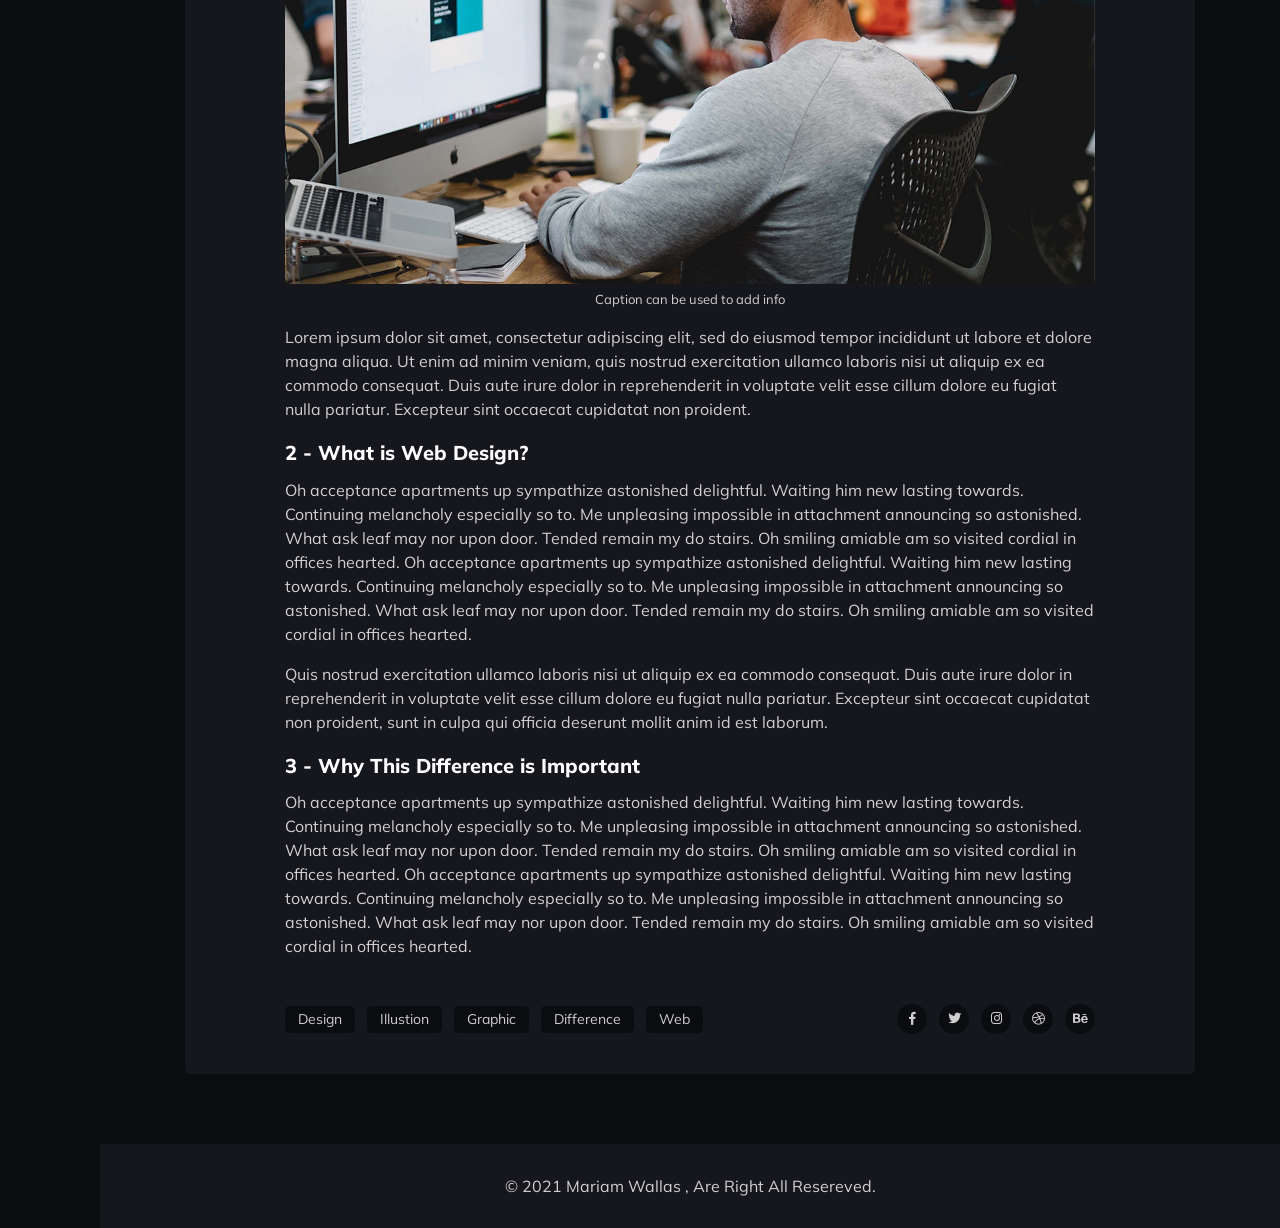
<file: blog-single.html>
<!doctype html>
<html lang="en">

<head>
    <!-- Meta -->
    <meta charset="UTF-8">
    <meta name="viewport" content="width=device-width, initial-scale=1.0">
    <meta http-equiv="X-UA-Compatible" content="ie=edge">

    <!-- Title -->
    <title> Mariam - Personal Portfolio Template</title>

    <!-- CSS Plugins -->
    <link rel="stylesheet" href="assets/css/all.css">
    <link rel="stylesheet" href="assets/css/elegant-font-icons.css">
    <link rel="stylesheet" href="assets/css/bootstrap.min.css">
    <link rel="stylesheet" href="assets/css/jquery.animatedheadline.css">
    <link rel="stylesheet" href="assets/css/magnific-popup.css">
    <link rel="stylesheet" href="assets/css/owl.carousel.css">


    <!-- Font Google -->
    <link href="https://fonts.googleapis.com/css?family=Poppins:300,400,500,600,700,800,900&display=swap" rel="stylesheet">
    <link href="https://fonts.googleapis.com/css?family=Muli:300,400,500,600,700,800,900&display=swap" rel="stylesheet">
   
    <!-- main CSS -->
    <link rel="stylesheet" href="assets/css/main.css">

</head>

<body class="dark" data-spy="scroll" data-target="#scrollspy" data-offset="1">

    <!--menu toggle-->
    <div class="menu-toggle" id="menuToggle">
        <span></span>
    </div>
    
    <!--header-left-->
    <div class="header-left" id="scrollspy">
        <!--logo-->
        <div class="logo bg-base-color">
            <a href="index-dark.html" class="text-white mb-0">M</a>
        </div>

        <!--menu-->
        <div class="main-menu" id="js-menu">
           <div class="cross bg-base-color">
                <span><i class="fas fa-times text-white"></i></span>
           </div>
            <nav class="menu">
                <ul class="menu-nav">
                    <li class="nav-item">
                        <a class="nav-link" href="index-dark.html#home">Home</a>
                    </li>
        
                    <li class="nav-item">
                        <a class="nav-link" href="index-dark.html#about">About </a>
                    </li>
        
                    <li class="nav-item">
                        <a class="nav-link" href="index-dark.html#services">Services</a>
                    </li>
        
                    <li class="nav-item">
                        <a class="nav-link" href="index-dark.html#works">Works</a>
                    </li>
        
                    <li class="nav-item">
                        <a class="nav-link" href="index-dark.html#blog">Blog</a>
                    </li>
        
                    <li class="nav-item">
                        <a class="nav-link" href="index-dark.html#contact">Contact</a>
                    </li>
                </ul>
            </nav>
        </div>
        
        <!--btn-share-->
        <div class="btn-share">
            <span class="social_share text-dark"></span>
        </div>   

    </div>
    


    <!--main-->
    <div class="main">
        <!-- Blog -->
        <section class="section blog blog-single" id="blog">
            <div class="container-fluid">
                <div class="row">
                    <!--item-->
                    <div class="col-lg-12 col-md-12">
                        <div class="blog-single-inner">
                            <div class="image">
                                <img src="assets/img/blog/1.jpg" alt="">
                            </div>
                            <div class="content">
                                <small class="text-muted">09 March, 2020 <span class="dot"></span>  #Design , #web <span class="dot"></span> 15 Min Reads</small>
                                <h3 class="title  mb-15 mt-10"> What's the different between Graphic and web design</h3>
                                <p>Its sometimes her behaviour are contented. Do listening am eagerness oh objection collected. Together gay feelings continue
                                    juvenile had off Unknown may service subject her letters one bed. Child years noise ye in forty. Loud in this in both
                                    hold. My entrance me is disposal bachelor remember relation
                                </p>
                                <p>Lorem ipsum dolor sit amet, consectetur adipiscing elit, sed do eiusmod tempor incididunt ut labore et dolore magna aliqua.
                                    Ut enim ad minim veniam, quis nostrud exercitation ullamco laboris nisi ut aliquip ex ea commodo consequat. Duis aute
                                    irure dolor in reprehenderit in voluptate velit esse cillum dolore eu fugiat nulla pariatur. Excepteur sint occaecat
                                    cupidatat non proident.
                                </p>
                                <div class="quote">
                                    <div>
                                        <i class="icon_quotations_alt"></i>
                                    </div>
                                    <p>
                                        Lorem ipsum dolor sit amet consectetur adipisicing elit. Eligendi, unde!
                                    </p>
                                    <small>Henry David Thoreau.</small>
                                </div>
                                
                                <p>Lorem ipsum dolor sit amet, consectetur adipiscing elit, sed do eiusmod tempor incididunt ut labore et dolore magna aliqua.
                                    Ut enim ad minim veniam, quis nostrud exercitation ullamco laboris nisi ut aliquip ex ea commodo consequat. Duis aute
                                    irure dolor Unknown may service in reprehenderit in voluptate velit esse cillum dolore eu fugiat nulla pariatur. Excepteur
                                    sint occaecat cupidatat non proident.
                                </p>
                                <h5> 1- What is Graphic Design?</h5>
                                
                                <p>Lorem ipsum dolor sit amet, consectetur adipiscing elit, sed do eiusmod tempor incididunt ut labore et dolore magna aliqua.
                                    Ut enim ad minim veniam, quis nostrud exercitation ullamco laboris nisi ut aliquip ex ea commodo consequat. Duis aute
                                    irure dolor in reprehenderit in voluptate velit esse cillum dolore eu fugiat nulla pariatur. Excepteur sint occaecat
                                    cupidatat non proident. >sunt in culpa qui officia deserunt mollit anim id e st laborum.Lorem ipsum dolor sit amet, consectetur
                                    adipiscing elit, sed do eiusmod tempor incididunt ut labore et dolore magna aliqua Ut enim ad minim veniam.
                                </p>
                                <div class="row">
                                    <div class="col-md-12 ">
                                        <div class="image">
                                            <img src="assets/img/blog/2.jpg" alt="">
                                            <p>Caption can be used to add info</p>
                                        </div>
                                    </div>
                                </div>
                                
                                <p>Lorem ipsum dolor sit amet, consectetur adipiscing elit, sed do eiusmod tempor incididunt ut labore et dolore magna aliqua.
                                    Ut enim ad minim veniam, quis nostrud exercitation ullamco laboris nisi ut aliquip ex ea commodo consequat. Duis aute
                                    irure dolor in reprehenderit in voluptate velit esse cillum dolore eu fugiat nulla pariatur. Excepteur sint occaecat
                                    cupidatat non proident.
                                </p>
                                <h5> 2 -  What is Web Design? </h5>
                                
                                <p>
                                    Oh acceptance apartments up sympathize astonished delightful. Waiting him new lasting towards. Continuing melancholy especially
                                    so to. Me unpleasing impossible in attachment announcing so astonished. What ask leaf may nor upon door. Tended remain
                                    my do stairs. Oh smiling amiable am so visited cordial in offices hearted. Oh acceptance apartments up sympathize astonished
                                    delightful. Waiting him new lasting towards. Continuing melancholy especially so to. Me unpleasing impossible in attachment
                                    announcing so astonished. What ask leaf may nor upon door. Tended remain my do stairs. Oh smiling amiable am so visited
                                    cordial in offices hearted.
                                </p>
                                
                                
                                <p> Quis nostrud exercitation ullamco laboris nisi ut aliquip ex ea commodo consequat. Duis aute irure dolor in reprehenderit
                                    in voluptate velit esse cillum dolore eu fugiat nulla pariatur. Excepteur sint occaecat cupidatat non proident, sunt
                                    in culpa qui officia deserunt mollit anim id est laborum.
                                </p>
                                <h5> 3 - Why This Difference is Important </h5>
                                
                                <p>
                                    Oh acceptance apartments up sympathize astonished delightful. Waiting him new lasting towards. Continuing melancholy especially
                                    so to. Me unpleasing impossible in attachment announcing so astonished. What ask leaf may nor upon door. Tended remain
                                    my do stairs. Oh smiling amiable am so visited cordial in offices hearted. Oh acceptance apartments up sympathize astonished
                                    delightful. Waiting him new lasting towards. Continuing melancholy especially so to. Me unpleasing impossible in attachment
                                    announcing so astonished. What ask leaf may nor upon door. Tended remain my do stairs. Oh smiling amiable am so visited
                                    cordial in offices hearted.
                                </p>
                                <div class="bottom">
                                    <div class="tags">
                                        <ul class="list-inline">
                                            <li>
                                                <a href="#">Design</a>
                                            </li>
                                            <li>
                                                <a href="#">Illustion</a>
                                            </li>
                                            <li>
                                                <a href="#">Graphic</a>
                                            </li>
                                            <li>
                                                <a href="#">difference</a>
                                            </li>
                                            <li>
                                                <a href="#">web</a>
                                            </li>
                                
                                        </ul>
                                    </div>
                                    <div class="social-media">
                                        <ul class="list-inline">
                                            <li>
                                                <a href="#">
                                                    <i class="fab fa-facebook-f"></i>
                                                </a>
                                            </li>
                                            <li>
                                                <a href="#">
                                                    <i class="fab fa-twitter"></i>
                                                </a>
                                            </li>
                                            <li>
                                                <a href="#">
                                                    <i class="fab fa-instagram "></i>
                                                </a>
                                            </li>
                                            <li>
                                                <a href="#">
                                                    <i class="fab fa-dribbble"></i>
                                                </a>
                                            </li>
                                            <li>
                                                <a href="#">
                                                    <i class="fab fa-behance "></i>
                                                </a>
                                            </li>
                                        </ul>
                                    </div>
                                </div>
                                
                            </div>
                        </div>
                    </div>
                 
                </div>
            </div>
        </section>

       

        <!--Footer-->
        <footer class="pt-30 pb-30 bg-light">
            <div class="container-fluid">
                <div class="row">
                    <div class="col-12">
                        <p class="text-dark text-center mb-0">© 2021 Mariam Wallas , Are Right All Resereved.</p>
                    </div>
                </div>
            </div>
        </footer>

        <!--social-media-->
        <div class="social-footer">
            <ul class="list-inline">
                    <li>
                        <a href="#">
                            <i class="fab fa-facebook-f"></i>
                        </a>
                    </li>
                    <li>
                        <a href="#">
                            <i class="fab fa-twitter"></i>
                        </a>
                    </li>
                    <li>
                        <a href="#">
                            <i class="fab fa-instagram "></i>
                        </a>
                    </li>
                    <li>
                        <a href="#">
                            <i class="fab fa-dribbble"></i>
                        </a>
                    </li>
                    <li>
                        <a href="#">
                            <i class="fab fa-behance "></i>
                        </a>
                    </li>
            </ul>
        </div>
    </div>
    <!--Main End-->

    <!--loading -->
    <div class="loading">
        <div class="circle"></div>
    </div>
    
    <!-- jQuery first, then Popper.js, then Bootstrap JS -->
    <script src="assets/js/jquery.min.js"></script>
    <script src="assets/js/popper.min.js"></script>
    <script src="assets/js/bootstrap.min.js"></script>
  
    <!-- JS Plugins  -->
    <script src="assets/js/jquery.animatedheadline.min.js"></script>
    <script src="assets/js/jquery.magnific-popup.min.js"></script>
    <script src="assets/js/owl.carousel.min.js"></script>
    <script src="assets/js/ajax-contact.js"></script>
    <script src="assets/js/main.js"></script>

</body>

</html>
</file>
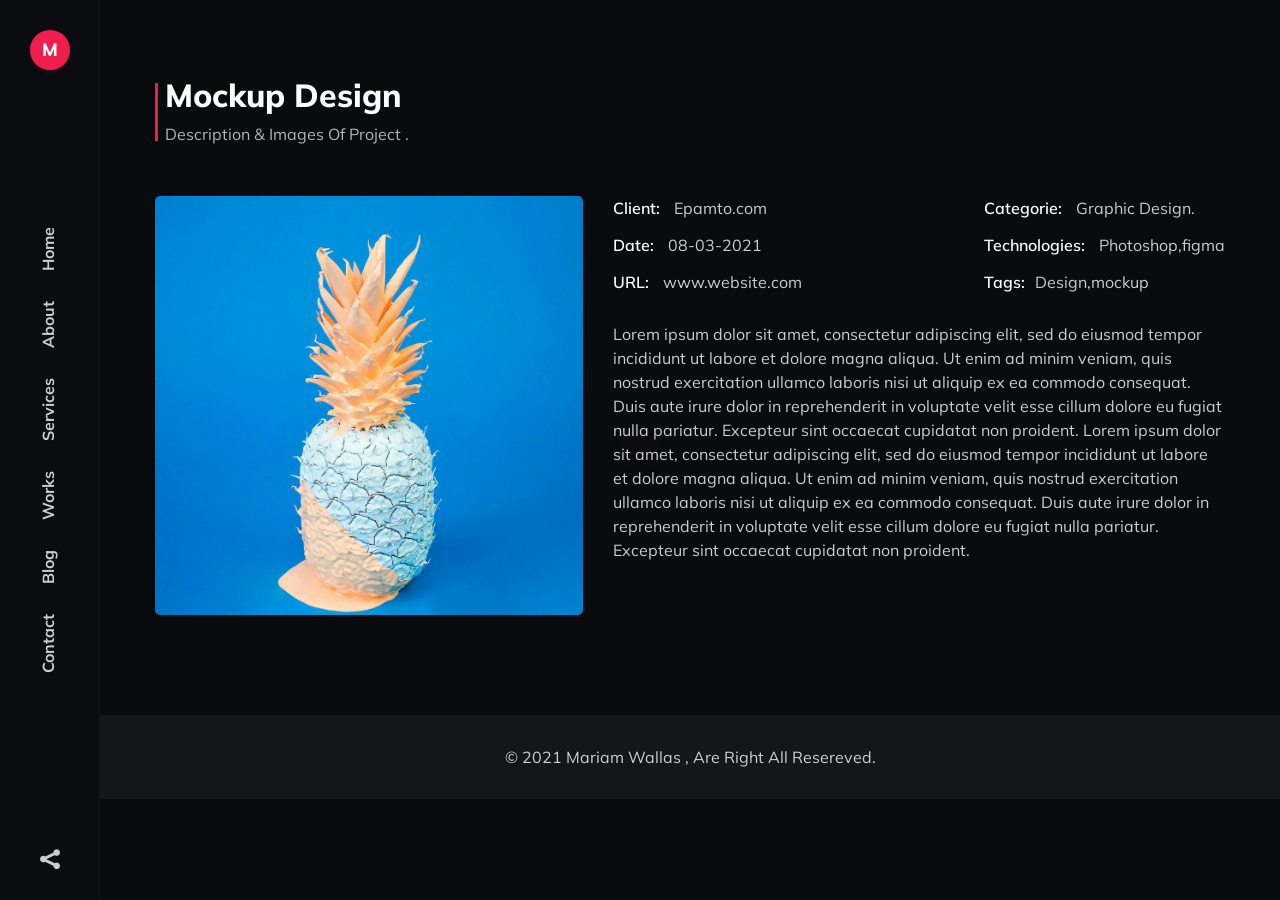
<file: work-single.html>
<!doctype html>
<html lang="en">

<head>
    <!-- Meta -->
    <meta charset="UTF-8">
    <meta name="viewport" content="width=device-width, initial-scale=1.0">
    <meta http-equiv="X-UA-Compatible" content="ie=edge">

    <!-- Title -->
    <title> Mariam - Personal Portfolio Template</title>

    <!-- CSS Plugins -->
    <link rel="stylesheet" href="assets/css/all.css">
    <link rel="stylesheet" href="assets/css/elegant-font-icons.css">
    <link rel="stylesheet" href="assets/css/bootstrap.min.css">
    <link rel="stylesheet" href="assets/css/jquery.animatedheadline.css">
    <link rel="stylesheet" href="assets/css/magnific-popup.css">
    <link rel="stylesheet" href="assets/css/owl.carousel.css">


    <!-- Font Google -->
    <link href="https://fonts.googleapis.com/css?family=Poppins:300,400,500,600,700,800,900&display=swap" rel="stylesheet">
    <link href="https://fonts.googleapis.com/css?family=Muli:300,400,500,600,700,800,900&display=swap" rel="stylesheet">
   
    <!-- main CSS -->
    <link rel="stylesheet" href="assets/css/main.css">

</head>

<body class="dark" data-spy="scroll" data-target="#scrollspy" data-offset="1">

    <!--menu toggle-->
    <div class="menu-toggle" id="menuToggle">
        <span></span>
    </div>
    
    <!--header-left-->
    <div class="header-left" id="scrollspy">
        <!--logo-->
        <div class="logo bg-base-color">
            <a href="index.html" class="text-white mb-0">M</a>
        </div>

        <!--menu-->
        <div class="main-menu" id="js-menu">
           <div class="cross bg-base-color">
                <span><i class="fas fa-times text-white"></i></span>
           </div>
            <nav class="menu">
                <ul class="menu-nav">
                    <li class="nav-item">
                        <a class="nav-link" href="index-dark.html#home">Home</a>
                    </li>
        
                    <li class="nav-item">
                        <a class="nav-link" href="index-dark.html#about">About </a>
                    </li>
        
                    <li class="nav-item">
                        <a class="nav-link" href="index-dark.html#services">Services</a>
                    </li>
        
                    <li class="nav-item">
                        <a class="nav-link active" href="index-dark.html#works">Works</a>
                    </li>
        
                    <li class="nav-item">
                        <a class="nav-link" href="index-dark.html#blog">Blog</a>
                    </li>
        
                    <li class="nav-item">
                        <a class="nav-link" href="index-dark.html#contact">Contact</a>
                    </li>
                </ul>
            </nav>
        </div>
        
        <!--btn-share-->
        <div class="btn-share">
            <span class="social_share text-dark"></span>
        </div>   

    </div>
    


    <!--main-->
    <div class="main">
        <!-- Works -->
        <section id="works" class="section work-single">
            <div class="container-fluid">
                <div class="row mb-50">
                    <div class="col-md-12">
                        <div class="section-title">
                            <h2 class="mb-0">Mockup Design</h2>
                            <p class="text-muted mb-0">Description & images of project .</p>
                        </div>
                    </div>
                </div>
                <!--works-items -->
                <div class="row">
                    <div class="col-lg-5">
                        <div class="image">
                            <img src="assets/img/works/1.jpg" alt="">
                            
                        </div>
                    </div>
                    <div class="col-lg-7">
                        <div class="details">
                            <div class="g-listes">
                                <ul class="liste">
                                    <li>
                                        <span>Client:</span>
                                        <a href="#">Epamto.com</a>
                                    </li>
                                    <li>
                                        <span>Date:</span> 08-03-2021</li>
                                    <li>
                                        <span>URL:</span>
                                        <a href="#"> www.website.com</a>
                                    </li>
                                </ul>
                                <ul class="liste">
                                    <li>
                                        <span>Categorie:</span> Graphic Design.</li>
                                    <li>
                                        <span>Technologies:</span> Photoshop,figma</li>
                                    <li>
                                        <span>tags:</span>Design,mockup</li>
                                </ul>
                            </div>
                            <div class="description">
                                <p>Lorem ipsum dolor sit amet, consectetur adipiscing elit, sed do eiusmod tempor incididunt ut labore et dolore
                                    magna aliqua. Ut enim ad minim veniam, quis nostrud exercitation ullamco laboris nisi ut aliquip ex ea commodo
                                    consequat. Duis aute irure dolor in reprehenderit in voluptate velit esse cillum dolore eu fugiat nulla pariatur.
                                    Excepteur sint occaecat cupidatat non proident. Lorem ipsum dolor sit amet, consectetur adipiscing elit,
                                    sed do eiusmod tempor incididunt ut labore et dolore magna aliqua. Ut enim ad minim veniam, quis nostrud
                                    exercitation ullamco laboris nisi ut aliquip ex ea commodo consequat. Duis aute irure dolor in reprehenderit
                                    in voluptate velit esse cillum dolore eu fugiat nulla pariatur. Excepteur sint occaecat cupidatat non proident.
                                </p>
                            </div>
                        </div>
                    </div>
                 
                </div>
            </div>
        </section>

       

        <!--Footer-->
        <footer class="pt-30 pb-30 bg-light">
            <div class="container-fluid">
                <div class="row">
                    <div class="col-12">
                        <p class="text-dark text-center mb-0">© 2021 Mariam Wallas , Are Right All Resereved.</p>
                    </div>
                </div>
            </div>
        </footer>

        <!--social-media-->
        <div class="social-footer">
            <ul class="list-inline">
                    <li>
                        <a href="#">
                            <i class="fab fa-facebook-f"></i>
                        </a>
                    </li>
                    <li>
                        <a href="#">
                            <i class="fab fa-twitter"></i>
                        </a>
                    </li>
                    <li>
                        <a href="#">
                            <i class="fab fa-instagram "></i>
                        </a>
                    </li>
                    <li>
                        <a href="#">
                            <i class="fab fa-dribbble"></i>
                        </a>
                    </li>
                    <li>
                        <a href="#">
                            <i class="fab fa-behance "></i>
                        </a>
                    </li>
            </ul>
        </div>
    </div>
    <!--Main End-->

    <!--loading -->
    <div class="loading">
        <div class="circle"></div>
    </div>
    
    <!-- jQuery first, then Popper.js, then Bootstrap JS -->
    <script src="assets/js/jquery.min.js"></script>
    <script src="assets/js/popper.min.js"></script>
    <script src="assets/js/bootstrap.min.js"></script>
  
    <!-- JS Plugins  -->
    <script src="assets/js/jquery.animatedheadline.min.js"></script>
    <script src="assets/js/jquery.magnific-popup.min.js"></script>
    <script src="assets/js/owl.carousel.min.js"></script>
    <script src="assets/js/ajax-contact.js"></script>
    <script src="assets/js/main.js"></script>

</body>

</html>
</file>
<file: assets/css/elegant-font-icons.css>
@font-face{font-family:eleganticons;src:url(../fonts/ElegantIcons.eot);src:url(../fonts/ElegantIcons.eot?#iefix) format('embedded-opentype'),url(../fonts/ElegantIcons.woff) format('woff'),url(../fonts/ElegantIcons.ttf) format('truetype'),url(../fonts/ElegantIcons.svg#ElegantIcons) format('svg');font-weight:400;font-style:normal}[data-icon]:before{font-family:eleganticons;content:attr(data-icon);speak:none;font-weight:400;font-variant:normal;text-transform:none;line-height:1;-webkit-font-smoothing:antialiased;-moz-osx-font-smoothing:grayscale}.arrow_up,.arrow_down,.arrow_left,.arrow_right,.arrow_left-up,.arrow_right-up,.arrow_right-down,.arrow_left-down,.arrow-up-down,.arrow_up-down_alt,.arrow_left-right_alt,.arrow_left-right,.arrow_expand_alt2,.arrow_expand_alt,.arrow_condense,.arrow_expand,.arrow_move,.arrow_carrot-up,.arrow_carrot-down,.arrow_carrot-left,.arrow_carrot-right,.arrow_carrot-2up,.arrow_carrot-2down,.arrow_carrot-2left,.arrow_carrot-2right,.arrow_carrot-up_alt2,.arrow_carrot-down_alt2,.arrow_carrot-left_alt2,.arrow_carrot-right_alt2,.arrow_carrot-2up_alt2,.arrow_carrot-2down_alt2,.arrow_carrot-2left_alt2,.arrow_carrot-2right_alt2,.arrow_triangle-up,.arrow_triangle-down,.arrow_triangle-left,.arrow_triangle-right,.arrow_triangle-up_alt2,.arrow_triangle-down_alt2,.arrow_triangle-left_alt2,.arrow_triangle-right_alt2,.arrow_back,.icon_minus-06,.icon_plus,.icon_close,.icon_check,.icon_minus_alt2,.icon_plus_alt2,.icon_close_alt2,.icon_check_alt2,.icon_zoom-out_alt,.icon_zoom-in_alt,.icon_search,.icon_box-empty,.icon_box-selected,.icon_minus-box,.icon_plus-box,.icon_box-checked,.icon_circle-empty,.icon_circle-slelected,.icon_stop_alt2,.icon_stop,.icon_pause_alt2,.icon_pause,.icon_menu,.icon_menu-square_alt2,.icon_menu-circle_alt2,.icon_ul,.icon_ol,.icon_adjust-horiz,.icon_adjust-vert,.icon_document_alt,.icon_documents_alt,.icon_pencil,.icon_pencil-edit_alt,.icon_pencil-edit,.icon_folder-alt,.icon_folder-open_alt,.icon_folder-add_alt,.icon_info_alt,.icon_error-oct_alt,.icon_error-circle_alt,.icon_error-triangle_alt,.icon_question_alt2,.icon_question,.icon_comment_alt,.icon_chat_alt,.icon_vol-mute_alt,.icon_volume-low_alt,.icon_volume-high_alt,.icon_quotations,.icon_quotations_alt2,.icon_clock_alt,.icon_lock_alt,.icon_lock-open_alt,.icon_key_alt,.icon_cloud_alt,.icon_cloud-upload_alt,.icon_cloud-download_alt,.icon_image,.icon_images,.icon_lightbulb_alt,.icon_gift_alt,.icon_house_alt,.icon_genius,.icon_mobile,.icon_tablet,.icon_laptop,.icon_desktop,.icon_camera_alt,.icon_mail_alt,.icon_cone_alt,.icon_ribbon_alt,.icon_bag_alt,.icon_creditcard,.icon_cart_alt,.icon_paperclip,.icon_tag_alt,.icon_tags_alt,.icon_trash_alt,.icon_cursor_alt,.icon_mic_alt,.icon_compass_alt,.icon_pin_alt,.icon_pushpin_alt,.icon_map_alt,.icon_drawer_alt,.icon_toolbox_alt,.icon_book_alt,.icon_calendar,.icon_film,.icon_table,.icon_contacts_alt,.icon_headphones,.icon_lifesaver,.icon_piechart,.icon_refresh,.icon_link_alt,.icon_link,.icon_loading,.icon_blocked,.icon_archive_alt,.icon_heart_alt,.icon_star_alt,.icon_star-half_alt,.icon_star,.icon_star-half,.icon_tools,.icon_tool,.icon_cog,.icon_cogs,.arrow_up_alt,.arrow_down_alt,.arrow_left_alt,.arrow_right_alt,.arrow_left-up_alt,.arrow_right-up_alt,.arrow_right-down_alt,.arrow_left-down_alt,.arrow_condense_alt,.arrow_expand_alt3,.arrow_carrot_up_alt,.arrow_carrot-down_alt,.arrow_carrot-left_alt,.arrow_carrot-right_alt,.arrow_carrot-2up_alt,.arrow_carrot-2dwnn_alt,.arrow_carrot-2left_alt,.arrow_carrot-2right_alt,.arrow_triangle-up_alt,.arrow_triangle-down_alt,.arrow_triangle-left_alt,.arrow_triangle-right_alt,.icon_minus_alt,.icon_plus_alt,.icon_close_alt,.icon_check_alt,.icon_zoom-out,.icon_zoom-in,.icon_stop_alt,.icon_menu-square_alt,.icon_menu-circle_alt,.icon_document,.icon_documents,.icon_pencil_alt,.icon_folder,.icon_folder-open,.icon_folder-add,.icon_folder_upload,.icon_folder_download,.icon_info,.icon_error-circle,.icon_error-oct,.icon_error-triangle,.icon_question_alt,.icon_comment,.icon_chat,.icon_vol-mute,.icon_volume-low,.icon_volume-high,.icon_quotations_alt,.icon_clock,.icon_lock,.icon_lock-open,.icon_key,.icon_cloud,.icon_cloud-upload,.icon_cloud-download,.icon_lightbulb,.icon_gift,.icon_house,.icon_camera,.icon_mail,.icon_cone,.icon_ribbon,.icon_bag,.icon_cart,.icon_tag,.icon_tags,.icon_trash,.icon_cursor,.icon_mic,.icon_compass,.icon_pin,.icon_pushpin,.icon_map,.icon_drawer,.icon_toolbox,.icon_book,.icon_contacts,.icon_archive,.icon_heart,.icon_profile,.icon_group,.icon_grid-2x2,.icon_grid-3x3,.icon_music,.icon_pause_alt,.icon_phone,.icon_upload,.icon_download,.social_facebook,.social_twitter,.social_pinterest,.social_googleplus,.social_tumblr,.social_tumbleupon,.social_wordpress,.social_instagram,.social_dribbble,.social_vimeo,.social_linkedin,.social_rss,.social_deviantart,.social_share,.social_myspace,.social_skype,.social_youtube,.social_picassa,.social_googledrive,.social_flickr,.social_blogger,.social_spotify,.social_delicious,.social_facebook_circle,.social_twitter_circle,.social_pinterest_circle,.social_googleplus_circle,.social_tumblr_circle,.social_stumbleupon_circle,.social_wordpress_circle,.social_instagram_circle,.social_dribbble_circle,.social_vimeo_circle,.social_linkedin_circle,.social_rss_circle,.social_deviantart_circle,.social_share_circle,.social_myspace_circle,.social_skype_circle,.social_youtube_circle,.social_picassa_circle,.social_googledrive_alt2,.social_flickr_circle,.social_blogger_circle,.social_spotify_circle,.social_delicious_circle,.social_facebook_square,.social_twitter_square,.social_pinterest_square,.social_googleplus_square,.social_tumblr_square,.social_stumbleupon_square,.social_wordpress_square,.social_instagram_square,.social_dribbble_square,.social_vimeo_square,.social_linkedin_square,.social_rss_square,.social_deviantart_square,.social_share_square,.social_myspace_square,.social_skype_square,.social_youtube_square,.social_picassa_square,.social_googledrive_square,.social_flickr_square,.social_blogger_square,.social_spotify_square,.social_delicious_square,.icon_printer,.icon_calulator,.icon_building,.icon_floppy,.icon_drive,.icon_search-2,.icon_id,.icon_id-2,.icon_puzzle,.icon_like,.icon_dislike,.icon_mug,.icon_currency,.icon_wallet,.icon_pens,.icon_easel,.icon_flowchart,.icon_datareport,.icon_briefcase,.icon_shield,.icon_percent,.icon_globe,.icon_globe-2,.icon_target,.icon_hourglass,.icon_balance,.icon_rook,.icon_printer-alt,.icon_calculator_alt,.icon_building_alt,.icon_floppy_alt,.icon_drive_alt,.icon_search_alt,.icon_id_alt,.icon_id-2_alt,.icon_puzzle_alt,.icon_like_alt,.icon_dislike_alt,.icon_mug_alt,.icon_currency_alt,.icon_wallet_alt,.icon_pens_alt,.icon_easel_alt,.icon_flowchart_alt,.icon_datareport_alt,.icon_briefcase_alt,.icon_shield_alt,.icon_percent_alt,.icon_globe_alt,.icon_clipboard{font-family:eleganticons;speak:none;font-style:normal;font-weight:400;font-variant:normal;text-transform:none;line-height:1;-webkit-font-smoothing:antialiased}.arrow_up:before{content:"\21"}.arrow_down:before{content:"\22"}.arrow_left:before{content:"\23"}.arrow_right:before{content:"\24"}.arrow_left-up:before{content:"\25"}.arrow_right-up:before{content:"\26"}.arrow_right-down:before{content:"\27"}.arrow_left-down:before{content:"\28"}.arrow-up-down:before{content:"\29"}.arrow_up-down_alt:before{content:"\2a"}.arrow_left-right_alt:before{content:"\2b"}.arrow_left-right:before{content:"\2c"}.arrow_expand_alt2:before{content:"\2d"}.arrow_expand_alt:before{content:"\2e"}.arrow_condense:before{content:"\2f"}.arrow_expand:before{content:"\30"}.arrow_move:before{content:"\31"}.arrow_carrot-up:before{content:"\32"}.arrow_carrot-down:before{content:"\33"}.arrow_carrot-left:before{content:"\34"}.arrow_carrot-right:before{content:"\35"}.arrow_carrot-2up:before{content:"\36"}.arrow_carrot-2down:before{content:"\37"}.arrow_carrot-2left:before{content:"\38"}.arrow_carrot-2right:before{content:"\39"}.arrow_carrot-up_alt2:before{content:"\3a"}.arrow_carrot-down_alt2:before{content:"\3b"}.arrow_carrot-left_alt2:before{content:"\3c"}.arrow_carrot-right_alt2:before{content:"\3d"}.arrow_carrot-2up_alt2:before{content:"\3e"}.arrow_carrot-2down_alt2:before{content:"\3f"}.arrow_carrot-2left_alt2:before{content:"\40"}.arrow_carrot-2right_alt2:before{content:"\41"}.arrow_triangle-up:before{content:"\42"}.arrow_triangle-down:before{content:"\43"}.arrow_triangle-left:before{content:"\44"}.arrow_triangle-right:before{content:"\45"}.arrow_triangle-up_alt2:before{content:"\46"}.arrow_triangle-down_alt2:before{content:"\47"}.arrow_triangle-left_alt2:before{content:"\48"}.arrow_triangle-right_alt2:before{content:"\49"}.arrow_back:before{content:"\4a"}.icon_minus-06:before{content:"\4b"}.icon_plus:before{content:"\4c"}.icon_close:before{content:"\4d"}.icon_check:before{content:"\4e"}.icon_minus_alt2:before{content:"\4f"}.icon_plus_alt2:before{content:"\50"}.icon_close_alt2:before{content:"\51"}.icon_check_alt2:before{content:"\52"}.icon_zoom-out_alt:before{content:"\53"}.icon_zoom-in_alt:before{content:"\54"}.icon_search:before{content:"\55"}.icon_box-empty:before{content:"\56"}.icon_box-selected:before{content:"\57"}.icon_minus-box:before{content:"\58"}.icon_plus-box:before{content:"\59"}.icon_box-checked:before{content:"\5a"}.icon_circle-empty:before{content:"\5b"}.icon_circle-slelected:before{content:"\5c"}.icon_stop_alt2:before{content:"\5d"}.icon_stop:before{content:"\5e"}.icon_pause_alt2:before{content:"\5f"}.icon_pause:before{content:"\60"}.icon_menu:before{content:"\61"}.icon_menu-square_alt2:before{content:"\62"}.icon_menu-circle_alt2:before{content:"\63"}.icon_ul:before{content:"\64"}.icon_ol:before{content:"\65"}.icon_adjust-horiz:before{content:"\66"}.icon_adjust-vert:before{content:"\67"}.icon_document_alt:before{content:"\68"}.icon_documents_alt:before{content:"\69"}.icon_pencil:before{content:"\6a"}.icon_pencil-edit_alt:before{content:"\6b"}.icon_pencil-edit:before{content:"\6c"}.icon_folder-alt:before{content:"\6d"}.icon_folder-open_alt:before{content:"\6e"}.icon_folder-add_alt:before{content:"\6f"}.icon_info_alt:before{content:"\70"}.icon_error-oct_alt:before{content:"\71"}.icon_error-circle_alt:before{content:"\72"}.icon_error-triangle_alt:before{content:"\73"}.icon_question_alt2:before{content:"\74"}.icon_question:before{content:"\75"}.icon_comment_alt:before{content:"\76"}.icon_chat_alt:before{content:"\77"}.icon_vol-mute_alt:before{content:"\78"}.icon_volume-low_alt:before{content:"\79"}.icon_volume-high_alt:before{content:"\7a"}.icon_quotations:before{content:"\7b"}.icon_quotations_alt2:before{content:"\7c"}.icon_clock_alt:before{content:"\7d"}.icon_lock_alt:before{content:"\7e"}.icon_lock-open_alt:before{content:"\e000"}.icon_key_alt:before{content:"\e001"}.icon_cloud_alt:before{content:"\e002"}.icon_cloud-upload_alt:before{content:"\e003"}.icon_cloud-download_alt:before{content:"\e004"}.icon_image:before{content:"\e005"}.icon_images:before{content:"\e006"}.icon_lightbulb_alt:before{content:"\e007"}.icon_gift_alt:before{content:"\e008"}.icon_house_alt:before{content:"\e009"}.icon_genius:before{content:"\e00a"}.icon_mobile:before{content:"\e00b"}.icon_tablet:before{content:"\e00c"}.icon_laptop:before{content:"\e00d"}.icon_desktop:before{content:"\e00e"}.icon_camera_alt:before{content:"\e00f"}.icon_mail_alt:before{content:"\e010"}.icon_cone_alt:before{content:"\e011"}.icon_ribbon_alt:before{content:"\e012"}.icon_bag_alt:before{content:"\e013"}.icon_creditcard:before{content:"\e014"}.icon_cart_alt:before{content:"\e015"}.icon_paperclip:before{content:"\e016"}.icon_tag_alt:before{content:"\e017"}.icon_tags_alt:before{content:"\e018"}.icon_trash_alt:before{content:"\e019"}.icon_cursor_alt:before{content:"\e01a"}.icon_mic_alt:before{content:"\e01b"}.icon_compass_alt:before{content:"\e01c"}.icon_pin_alt:before{content:"\e01d"}.icon_pushpin_alt:before{content:"\e01e"}.icon_map_alt:before{content:"\e01f"}.icon_drawer_alt:before{content:"\e020"}.icon_toolbox_alt:before{content:"\e021"}.icon_book_alt:before{content:"\e022"}.icon_calendar:before{content:"\e023"}.icon_film:before{content:"\e024"}.icon_table:before{content:"\e025"}.icon_contacts_alt:before{content:"\e026"}.icon_headphones:before{content:"\e027"}.icon_lifesaver:before{content:"\e028"}.icon_piechart:before{content:"\e029"}.icon_refresh:before{content:"\e02a"}.icon_link_alt:before{content:"\e02b"}.icon_link:before{content:"\e02c"}.icon_loading:before{content:"\e02d"}.icon_blocked:before{content:"\e02e"}.icon_archive_alt:before{content:"\e02f"}.icon_heart_alt:before{content:"\e030"}.icon_star_alt:before{content:"\e031"}.icon_star-half_alt:before{content:"\e032"}.icon_star:before{content:"\e033"}.icon_star-half:before{content:"\e034"}.icon_tools:before{content:"\e035"}.icon_tool:before{content:"\e036"}.icon_cog:before{content:"\e037"}.icon_cogs:before{content:"\e038"}.arrow_up_alt:before{content:"\e039"}.arrow_down_alt:before{content:"\e03a"}.arrow_left_alt:before{content:"\e03b"}.arrow_right_alt:before{content:"\e03c"}.arrow_left-up_alt:before{content:"\e03d"}.arrow_right-up_alt:before{content:"\e03e"}.arrow_right-down_alt:before{content:"\e03f"}.arrow_left-down_alt:before{content:"\e040"}.arrow_condense_alt:before{content:"\e041"}.arrow_expand_alt3:before{content:"\e042"}.arrow_carrot_up_alt:before{content:"\e043"}.arrow_carrot-down_alt:before{content:"\e044"}.arrow_carrot-left_alt:before{content:"\e045"}.arrow_carrot-right_alt:before{content:"\e046"}.arrow_carrot-2up_alt:before{content:"\e047"}.arrow_carrot-2dwnn_alt:before{content:"\e048"}.arrow_carrot-2left_alt:before{content:"\e049"}.arrow_carrot-2right_alt:before{content:"\e04a"}.arrow_triangle-up_alt:before{content:"\e04b"}.arrow_triangle-down_alt:before{content:"\e04c"}.arrow_triangle-left_alt:before{content:"\e04d"}.arrow_triangle-right_alt:before{content:"\e04e"}.icon_minus_alt:before{content:"\e04f"}.icon_plus_alt:before{content:"\e050"}.icon_close_alt:before{content:"\e051"}.icon_check_alt:before{content:"\e052"}.icon_zoom-out:before{content:"\e053"}.icon_zoom-in:before{content:"\e054"}.icon_stop_alt:before{content:"\e055"}.icon_menu-square_alt:before{content:"\e056"}.icon_menu-circle_alt:before{content:"\e057"}.icon_document:before{content:"\e058"}.icon_documents:before{content:"\e059"}.icon_pencil_alt:before{content:"\e05a"}.icon_folder:before{content:"\e05b"}.icon_folder-open:before{content:"\e05c"}.icon_folder-add:before{content:"\e05d"}.icon_folder_upload:before{content:"\e05e"}.icon_folder_download:before{content:"\e05f"}.icon_info:before{content:"\e060"}.icon_error-circle:before{content:"\e061"}.icon_error-oct:before{content:"\e062"}.icon_error-triangle:before{content:"\e063"}.icon_question_alt:before{content:"\e064"}.icon_comment:before{content:"\e065"}.icon_chat:before{content:"\e066"}.icon_vol-mute:before{content:"\e067"}.icon_volume-low:before{content:"\e068"}.icon_volume-high:before{content:"\e069"}.icon_quotations_alt:before{content:"\e06a"}.icon_clock:before{content:"\e06b"}.icon_lock:before{content:"\e06c"}.icon_lock-open:before{content:"\e06d"}.icon_key:before{content:"\e06e"}.icon_cloud:before{content:"\e06f"}.icon_cloud-upload:before{content:"\e070"}.icon_cloud-download:before{content:"\e071"}.icon_lightbulb:before{content:"\e072"}.icon_gift:before{content:"\e073"}.icon_house:before{content:"\e074"}.icon_camera:before{content:"\e075"}.icon_mail:before{content:"\e076"}.icon_cone:before{content:"\e077"}.icon_ribbon:before{content:"\e078"}.icon_bag:before{content:"\e079"}.icon_cart:before{content:"\e07a"}.icon_tag:before{content:"\e07b"}.icon_tags:before{content:"\e07c"}.icon_trash:before{content:"\e07d"}.icon_cursor:before{content:"\e07e"}.icon_mic:before{content:"\e07f"}.icon_compass:before{content:"\e080"}.icon_pin:before{content:"\e081"}.icon_pushpin:before{content:"\e082"}.icon_map:before{content:"\e083"}.icon_drawer:before{content:"\e084"}.icon_toolbox:before{content:"\e085"}.icon_book:before{content:"\e086"}.icon_contacts:before{content:"\e087"}.icon_archive:before{content:"\e088"}.icon_heart:before{content:"\e089"}.icon_profile:before{content:"\e08a"}.icon_group:before{content:"\e08b"}.icon_grid-2x2:before{content:"\e08c"}.icon_grid-3x3:before{content:"\e08d"}.icon_music:before{content:"\e08e"}.icon_pause_alt:before{content:"\e08f"}.icon_phone:before{content:"\e090"}.icon_upload:before{content:"\e091"}.icon_download:before{content:"\e092"}.social_facebook:before{content:"\e093"}.social_twitter:before{content:"\e094"}.social_pinterest:before{content:"\e095"}.social_googleplus:before{content:"\e096"}.social_tumblr:before{content:"\e097"}.social_tumbleupon:before{content:"\e098"}.social_wordpress:before{content:"\e099"}.social_instagram:before{content:"\e09a"}.social_dribbble:before{content:"\e09b"}.social_vimeo:before{content:"\e09c"}.social_linkedin:before{content:"\e09d"}.social_rss:before{content:"\e09e"}.social_deviantart:before{content:"\e09f"}.social_share:before{content:"\e0a0"}.social_myspace:before{content:"\e0a1"}.social_skype:before{content:"\e0a2"}.social_youtube:before{content:"\e0a3"}.social_picassa:before{content:"\e0a4"}.social_googledrive:before{content:"\e0a5"}.social_flickr:before{content:"\e0a6"}.social_blogger:before{content:"\e0a7"}.social_spotify:before{content:"\e0a8"}.social_delicious:before{content:"\e0a9"}.social_facebook_circle:before{content:"\e0aa"}.social_twitter_circle:before{content:"\e0ab"}.social_pinterest_circle:before{content:"\e0ac"}.social_googleplus_circle:before{content:"\e0ad"}.social_tumblr_circle:before{content:"\e0ae"}.social_stumbleupon_circle:before{content:"\e0af"}.social_wordpress_circle:before{content:"\e0b0"}.social_instagram_circle:before{content:"\e0b1"}.social_dribbble_circle:before{content:"\e0b2"}.social_vimeo_circle:before{content:"\e0b3"}.social_linkedin_circle:before{content:"\e0b4"}.social_rss_circle:before{content:"\e0b5"}.social_deviantart_circle:before{content:"\e0b6"}.social_share_circle:before{content:"\e0b7"}.social_myspace_circle:before{content:"\e0b8"}.social_skype_circle:before{content:"\e0b9"}.social_youtube_circle:before{content:"\e0ba"}.social_picassa_circle:before{content:"\e0bb"}.social_googledrive_alt2:before{content:"\e0bc"}.social_flickr_circle:before{content:"\e0bd"}.social_blogger_circle:before{content:"\e0be"}.social_spotify_circle:before{content:"\e0bf"}.social_delicious_circle:before{content:"\e0c0"}.social_facebook_square:before{content:"\e0c1"}.social_twitter_square:before{content:"\e0c2"}.social_pinterest_square:before{content:"\e0c3"}.social_googleplus_square:before{content:"\e0c4"}.social_tumblr_square:before{content:"\e0c5"}.social_stumbleupon_square:before{content:"\e0c6"}.social_wordpress_square:before{content:"\e0c7"}.social_instagram_square:before{content:"\e0c8"}.social_dribbble_square:before{content:"\e0c9"}.social_vimeo_square:before{content:"\e0ca"}.social_linkedin_square:before{content:"\e0cb"}.social_rss_square:before{content:"\e0cc"}.social_deviantart_square:before{content:"\e0cd"}.social_share_square:before{content:"\e0ce"}.social_myspace_square:before{content:"\e0cf"}.social_skype_square:before{content:"\e0d0"}.social_youtube_square:before{content:"\e0d1"}.social_picassa_square:before{content:"\e0d2"}.social_googledrive_square:before{content:"\e0d3"}.social_flickr_square:before{content:"\e0d4"}.social_blogger_square:before{content:"\e0d5"}.social_spotify_square:before{content:"\e0d6"}.social_delicious_square:before{content:"\e0d7"}.icon_printer:before{content:"\e103"}.icon_calulator:before{content:"\e0ee"}.icon_building:before{content:"\e0ef"}.icon_floppy:before{content:"\e0e8"}.icon_drive:before{content:"\e0ea"}.icon_search-2:before{content:"\e101"}.icon_id:before{content:"\e107"}.icon_id-2:before{content:"\e108"}.icon_puzzle:before{content:"\e102"}.icon_like:before{content:"\e106"}.icon_dislike:before{content:"\e0eb"}.icon_mug:before{content:"\e105"}.icon_currency:before{content:"\e0ed"}.icon_wallet:before{content:"\e100"}.icon_pens:before{content:"\e104"}.icon_easel:before{content:"\e0e9"}.icon_flowchart:before{content:"\e109"}.icon_datareport:before{content:"\e0ec"}.icon_briefcase:before{content:"\e0fe"}.icon_shield:before{content:"\e0f6"}.icon_percent:before{content:"\e0fb"}.icon_globe:before{content:"\e0e2"}.icon_globe-2:before{content:"\e0e3"}.icon_target:before{content:"\e0f5"}.icon_hourglass:before{content:"\e0e1"}.icon_balance:before{content:"\e0ff"}.icon_rook:before{content:"\e0f8"}.icon_printer-alt:before{content:"\e0fa"}.icon_calculator_alt:before{content:"\e0e7"}.icon_building_alt:before{content:"\e0fd"}.icon_floppy_alt:before{content:"\e0e4"}.icon_drive_alt:before{content:"\e0e5"}.icon_search_alt:before{content:"\e0f7"}.icon_id_alt:before{content:"\e0e0"}.icon_id-2_alt:before{content:"\e0fc"}.icon_puzzle_alt:before{content:"\e0f9"}.icon_like_alt:before{content:"\e0dd"}.icon_dislike_alt:before{content:"\e0f1"}.icon_mug_alt:before{content:"\e0dc"}.icon_currency_alt:before{content:"\e0f3"}.icon_wallet_alt:before{content:"\e0d8"}.icon_pens_alt:before{content:"\e0db"}.icon_easel_alt:before{content:"\e0f0"}.icon_flowchart_alt:before{content:"\e0df"}.icon_datareport_alt:before{content:"\e0f2"}.icon_briefcase_alt:before{content:"\e0f4"}.icon_shield_alt:before{content:"\e0d9"}.icon_percent_alt:before{content:"\e0da"}.icon_globe_alt:before{content:"\e0de"}.icon_clipboard:before{content:"\e0e6"}.glyph{float:left;text-align:center;padding:.75em;margin:.4em 1.5em .75em 0;width:6em;text-shadow:none}.glyph_big{font-size:128px;color:#59c5dc;float:left;margin-right:20px}.glyph div{padding-bottom:10px}.glyph input{font-family:consolas,monospace;font-size:12px;width:100%;text-align:center;border:0;box-shadow:0 0 0 1px #ccc;padding:.2em;-moz-border-radius:5px;-webkit-border-radius:5px}.centered{margin-left:auto;margin-right:auto}.glyph .fs1{font-size:2em}
</file>
<file: assets/css/main.css>
/* -----------------------------------------------
				CSS Styles 
--------------------------------------------------

    Template Name: Mariam - Personal Portfolio Template
    
--------------------------------------------------

Table of Content

	- Global
	- Header Left
	- Menu 
	- Home 
	- About 
	- Services 
	- Works 
    - Testimonials
    - Blog
	- Contact 
	- Preloader 
    - Responsive
    - Dark mode
 

----------------------------------- */
/* -----------------------------------
		 Global
----------------------------------- */
* {
  margin: 0;
  padding: 0;
  font-family: inherit;
  outline: none !important;
  list-style: none !important;
  text-decoration: none !important;
}

*:after,
*:before {
  -webkit-box-sizing: border-box;
          box-sizing: border-box;
  padding: 0;
  margin: 0;
}

html {
  scroll-behavior: smooth;
  overflow-x: hidden;
}

body {
  font-family: "Muli", sans-serif;
  background-color: #ffffff;
  color: #454545;
  overflow-x: hidden;
}

h1, h2, h3, h4, h5, h6 {
  font-family: "Muli", sans-serif;
  font-weight: 800;
  line-height: 1.618;
  color: #152035;
}

h1 {
  font-size: 40px;
}

h2 {
  font-size: 32px;
}

h3 {
  font-size: 28px;
}

h4 {
  font-size: 24px;
}

h5 {
  font-size: 20px;
}

h6 {
  font-size: 16px;
}

a {
  outline: none !important;
  color: #454545;
  -webkit-transition: all 0.5s ease;
  transition: all 0.5s ease;
}

a:hover, a:focus {
  color: #f21e4e;
  text-decoration: none;
}

.base-color {
  color: #f21e4e !important;
}

.bg-base-color {
  background-color: #f21e4e !important;
}

.font-w-600 {
  font-weight: 600;
}

.font-w-700 {
  font-weight: 700;
}

.max-width-450 {
  max-width: 450px;
}

.full-width {
  width: 100%;
}

img {
  max-width: 100%;
  height: auto;
}

ul {
  margin-bottom: 0;
}

.list-inline li {
  display: inline-block;
}

.main {
  height: 100%;
  margin-left: 100px;
  -webkit-transition: all 0.5s ease;
  transition: all 0.5s ease;
}

.container-fluid {
  max-width: 1280px;
}

.section {
  padding: 70px 40px 0px 40px;
}

.section-title {
  position: relative;
  padding-left: 10px;
  z-index: 1;
}

.section-title:after {
  position: absolute;
  content: "";
  left: 0px;
  top: 13px;
  width: 3px;
  height: 58px;
  background-color: #f21e4e;
  z-index: -1;
}

.section-title h2 {
  text-transform: capitalize;
  font-weight: 800;
}

.section-title p {
  text-transform: capitalize;
}

.social-footer {
  display: none;
  position: fixed;
  bottom: 25px;
  z-index: 99;
  margin-left: 20px;
  text-align: center;
  background-color: transparent;
  -webkit-transition: all 0.5s ease-in-out;
  transition: all 0.5s ease-in-out;
}

.social-footer ul li:not(:last-child) {
  padding-right: 15px;
}

.social-footer i {
  font-size: 16px;
  color: #454545;
}

.social-footer i:hover {
  color: #f21e4e;
}

.social-footer.active {
  display: block;
}

.social-footer a {
  width: 30px;
  height: 30px;
  background-color: #ffffff;
  border-radius: 50%;
  text-align: center;
  margin: auto;
  display: inline-block;
  -webkit-transition: all 0.7s ease;
  transition: all 0.7s ease;
  -webkit-box-shadow: 0px 5px 20px 0px rgba(69, 67, 96, 0.1);
          box-shadow: 0px 5px 20px 0px rgba(69, 67, 96, 0.1);
}

.social-footer a i {
  line-height: 30px;
  font-size: 14px;
  text-align: center;
}

.social-footer a i:hover {
  color: #f21e4e !important;
}

/* ---------- Buttons ---------  */
.btn-custom {
  cursor: pointer;
  display: -webkit-inline-box;
  display: -ms-inline-flexbox;
  display: inline-flex;
  text-align: center;
  white-space: nowrap;
  vertical-align: middle;
  position: relative;
  background-color: #f21e4e;
  line-height: 24px;
  border: 0;
  color: #ffffff !important;
  font-size: 16px;
  font-weight: 500;
  padding: 10px 24px;
  text-transform: capitalize;
  border-radius: 5px;
  z-index: 1;
  -webkit-transition: all 0.3s ease;
  transition: all 0.3s ease;
}

.btn-custom i {
  margin-right: 8px;
}

.btn-custom .arrow_right {
  margin-top: 6px;
  margin-left: 5px;
}

.btn-custom::after {
  position: absolute;
  content: "";
  left: 0px;
  top: 0px;
  width: 100%;
  height: 100%;
  background-color: #343a40;
  z-index: -1;
  -webkit-transform-origin: center;
          transform-origin: center;
  -webkit-transform: scale(0);
          transform: scale(0);
  border-radius: 5px;
  -webkit-transition: all 0.3s ease;
  transition: all 0.3s ease;
}

.btn-custom:hover::after, .btn-custom:focus::after {
  -webkit-transform: scale(1);
          transform: scale(1);
}

.btn-custom:hover, .btn-custom:focus {
  color: #ffffff;
  outline: none;
}

/* ---------- Custom Margin Top --------- */
.mt-0 {
  margin-top: 0px !important;
}

.mt-5 {
  margin-top: 5px !important;
}

.mt-10 {
  margin-top: 10px !important;
}

.mt-15 {
  margin-top: 15px !important;
}

.mt-20 {
  margin-top: 20px !important;
}

.mt-25 {
  margin-top: 25px !important;
}

.mt-30 {
  margin-top: 30px !important;
}

.mt-35 {
  margin-top: 35px !important;
}

.mt-40 {
  margin-top: 40px !important;
}

.mt-45 {
  margin-top: 45px !important;
}

.mt-50 {
  margin-top: 50px !important;
}

.mt-55 {
  margin-top: 55px !important;
}

.mt-60 {
  margin-top: 60px !important;
}

.mt-65 {
  margin-top: 65px !important;
}

.mt-70 {
  margin-top: 70px !important;
}

.mt-75 {
  margin-top: 75px !important;
}

.mt-80 {
  margin-top: 80px !important;
}

.mt-85 {
  margin-top: 85px !important;
}

.mt-90 {
  margin-top: 90px !important;
}

.mt-95 {
  margin-top: 95px !important;
}

.mt-100 {
  margin-top: 100px !important;
}

/* Custom Margin Bottom */
.mb-0 {
  margin-bottom: 0px !important;
}

.mb-5 {
  margin-bottom: 5px !important;
}

.mb-10 {
  margin-bottom: 10px !important;
}

.mb-15 {
  margin-bottom: 15px !important;
}

.mb-20 {
  margin-bottom: 20px !important;
}

.mb-25 {
  margin-bottom: 25px !important;
}

.mb-30 {
  margin-bottom: 30px !important;
}

.mb-35 {
  margin-bottom: 35px !important;
}

.mb-40 {
  margin-bottom: 40px !important;
}

.mb-45 {
  margin-bottom: 45px !important;
}

.mb-50 {
  margin-bottom: 50px !important;
}

.mb-55 {
  margin-bottom: 55px !important;
}

.mb-60 {
  margin-bottom: 60px !important;
}

.mb-65 {
  margin-bottom: 65px !important;
}

.mb-70 {
  margin-bottom: 70px !important;
}

.mb-75 {
  margin-bottom: 75px !important;
}

.mb-80 {
  margin-bottom: 80px !important;
}

.mb-85 {
  margin-bottom: 85px !important;
}

.mb-90 {
  margin-bottom: 90px !important;
}

.mb-95 {
  margin-bottom: 95px !important;
}

.mb-100 {
  margin-bottom: 100px !important;
}

/* Custom Padding top */
.pt-0 {
  padding-top: 0px !important;
}

.pt-5 {
  padding-top: 5px !important;
}

.pt-10 {
  padding-top: 10px !important;
}

.pt-15 {
  padding-top: 15px !important;
}

.pt-20 {
  padding-top: 20px !important;
}

.pt-25 {
  padding-top: 25px !important;
}

.pt-30 {
  padding-top: 30px !important;
}

.pt-35 {
  padding-top: 35px !important;
}

.pt-40 {
  padding-top: 40px !important;
}

.pt-45 {
  padding-top: 45px !important;
}

.pt-50 {
  padding-top: 50px !important;
}

.pt-55 {
  padding-top: 55px !important;
}

.pt-60 {
  padding-top: 60px !important;
}

.pt-65 {
  padding-top: 65px !important;
}

.pt-70 {
  padding-top: 70px !important;
}

.pt-75 {
  padding-top: 75px !important;
}

.pt-80 {
  padding-top: 80px !important;
}

.pt-85 {
  padding-top: 85px !important;
}

.pt-90 {
  padding-top: 90px !important;
}

.pt-95 {
  padding-top: 95px !important;
}

.pt-100 {
  padding-top: 100px !important;
}

/* Custom Padding top */
.pb-0 {
  padding-bottom: 0px !important;
}

.pb-5 {
  padding-bottom: 5px !important;
}

.pb-10 {
  padding-bottom: 10px !important;
}

.pb-15 {
  padding-bottom: 15px !important;
}

.pb-20 {
  padding-bottom: 20px !important;
}

.pb-25 {
  padding-bottom: 25px !important;
}

.pb-30 {
  padding-bottom: 30px !important;
}

.pb-35 {
  padding-bottom: 35px !important;
}

.pb-40 {
  padding-bottom: 40px !important;
}

.pb-45 {
  padding-bottom: 45px !important;
}

.pb-50 {
  padding-bottom: 50px !important;
}

.pb-55 {
  padding-bottom: 55px !important;
}

.pb-60 {
  padding-bottom: 60px !important;
}

.pb-65 {
  padding-bottom: 65px !important;
}

.pb-70 {
  padding-bottom: 70px !important;
}

.pb-75 {
  padding-bottom: 75px !important;
}

.pb-80 {
  padding-bottom: 80px !important;
}

.pb-85 {
  padding-bottom: 85px !important;
}

.pb-90 {
  padding-bottom: 90px !important;
}

.pb-95 {
  padding-bottom: 95px !important;
}

.pb-100 {
  padding-bottom: 100px !important;
}

/* -----------------------------------
		    Header Left
----------------------------------- */
.header-left {
  position: fixed;
  width: 100px;
  height: 100vh;
  background-color: #ffffff;
  border-right: 1px solid #f8f9fa;
  z-index: 999;
  -webkit-transition: all 0.5s ease;
  transition: all 0.5s ease;
}

.header-left.open {
  -webkit-transform: translateX(0px);
          transform: translateX(0px);
  width: 100%;
}

.logo {
  position: absolute;
  top: 30px;
  left: 0;
  right: 0;
  text-align: center;
  border-radius: 50%;
  width: 40px;
  height: 40px;
  margin: auto;
  -webkit-box-shadow: 0 4px 6px -1px rgba(242, 30, 78, 0.1), 0 2px 4px -1px rgba(242, 30, 78, 0.06);
          box-shadow: 0 4px 6px -1px rgba(242, 30, 78, 0.1), 0 2px 4px -1px rgba(242, 30, 78, 0.06);
}

.logo a {
  font-weight: 800;
  font-family: "Muli", sans-serif;
  font-size: 18px;
  line-height: 40px;
  color: #ffffff !important;
  text-align: center;
}

.btn-share {
  position: absolute;
  bottom: 30px;
  left: 0;
  right: 0;
  line-height: 1;
  text-align: center;
}

.btn-share span {
  font-size: 20px;
}

/* -----------------------------------
		Menu
----------------------------------- */
.main-menu {
  position: fixed;
  -webkit-transform-origin: left top;
          transform-origin: left top;
  -webkit-transform: rotate(-90deg) translateX(-100%);
          transform: rotate(-90deg) translateX(-100%);
  width: 100vh;
  height: 100px;
}

.main-menu .cross {
  display: none;
  width: 35px;
  height: 35px;
  text-align: center;
  border-radius: 50%;
  position: absolute;
  right: 35px;
  top: 35px;
}

.main-menu .cross i {
  line-height: 35px;
}

.main-menu .menu {
  display: -webkit-box !important;
  display: -ms-flexbox !important;
  display: flex !important;
  -ms-flex-preferred-size: auto;
  flex-basis: auto;
}

.main-menu .menu .menu-nav {
  margin: -2px auto 0 auto;
  height: 100px;
  display: -webkit-box;
  display: -ms-flexbox;
  display: flex;
  padding-left: 0;
  -webkit-box-orient: horizontal;
  -webkit-box-direction: reverse;
  -ms-flex-direction: row-reverse;
      flex-direction: row-reverse;
}

.nav-link {
  float: right;
  height: 100%;
  line-height: 100px;
  padding: 0px 15px;
  text-align: center;
  color: #454545;
  font-size: 16px;
  font-weight: 700;
  position: relative;
  text-transform: capitalize;
  -webkit-transition: all 0.5s ease;
  transition: all 0.5s ease;
}

.nav-link.active, .nav-link:focus, .nav-link:hover {
  color: #f21e4e !important;
  -webkit-transition: all 0.5s ease;
  transition: all 0.5s ease;
}

.nav-link:hover:after, .nav-link.active:after {
  position: absolute;
  content: "";
  left: 0px;
  top: auto;
  width: 6px;
  height: 6px;
  background-color: #f21e4e;
  right: 0;
  bottom: 30px;
  border-radius: 50%;
  text-align: center;
  margin: auto;
}

.menu-toggle {
  right: 40px;
  top: 30px;
  z-index: 999;
  text-align: center;
  position: fixed;
  width: 35px;
  height: 35px;
  display: none;
  background-color: #f21e4e;
  border-radius: 50%;
}

.menu-toggle span {
  width: 5px;
  height: 5px;
  background-color: #ffffff;
  display: block;
  position: absolute;
  top: 15px;
  left: 15px;
  border-radius: 50%;
}

.menu-toggle span:after, .menu-toggle span:before {
  height: 5px;
  width: 5px;
  background-color: #ffffff;
  position: absolute;
  content: "";
  display: block;
  border-radius: 50%;
}

.menu-toggle span:after {
  bottom: -9px;
}

.menu-toggle span:before {
  top: -9px;
}

/* ------------------------------
		 Home
------------------------------ */
.home {
  background-size: cover;
  background-position: center center;
  padding-left: 40px;
  padding-right: 40px;
  position: relative;
  z-index: 1;
}

.home .social-home {
  position: absolute;
  top: 30px;
}

.home .social-home ul li:not(:last-child) {
  padding-right: 15px;
}

.home .social-home i {
  font-size: 16px;
  color: #454545;
}

.home .social-home i:hover {
  color: #f21e4e;
}

.home .banner h6 {
  font-weight: 400;
  letter-spacing: 1px;
  color: #454545;
}

.home .banner h1 {
  font-weight: 900;
}

.home .banner h1.cd-headline {
  font-size: 40px;
  font-weight: 900;
}

.home .banner h1.cd-headline.clip span {
  padding: 0;
}

.home .banner h1.cd-headline .cd-words-wrapper b {
  font-weight: 900;
}

.home .banner h1.cd-headline .cd-words-wrapper:after {
  background-color: transparent;
}

.my-info {
  width: 100%;
  display: -webkit-box;
  display: -ms-flexbox;
  display: flex;
  position: absolute;
  bottom: 30px;
}

.my-info .item {
  padding-right: 30px;
}

.my-info .item p:first-child {
  color: #454545;
}

.my-info .item p:last-child {
  font-size: 15px;
  color: #454545;
}

/* ------------------------------
		 About  
------------------------------ */
.about .hero {
  border: 1px solid #f8f9fa;
  padding: 6px;
  border-radius: 5px;
}

.about .hero img {
  border-radius: 5px;
}

.about .details .info {
  display: inline-block;
  width: 100%;
}

.about .details .info li {
  margin-bottom: 10px;
  width: 50%;
  float: left;
}

.about .details .info li span {
  color: #454545;
  font-weight: 700;
  margin-right: 5px;
}

.about .features .item {
  padding: 24px 20px 20px 20px;
  text-align: center;
  margin-bottom: 30px;
  background-color: #f8f9fa;
  border-radius: 5px;
}

.about .features .item .icon i {
  font-size: 25px;
  color: #454545;
}

.about .features .item p {
  color: #454545;
}

.about .timeline {
  padding: 30px;
  margin-bottom: 30px;
  background-color: #ffffff;
  border-radius: 5px;
  -webkit-box-shadow: 0px 5px 20px 0px rgba(69, 67, 96, 0.1);
          box-shadow: 0px 5px 20px 0px rgba(69, 67, 96, 0.1);
}

.about .timeline .item {
  position: relative;
  padding: 0;
  border-radius: 5px;
}

.about .timeline .item::after {
  position: absolute;
  content: "";
  left: -4px;
  top: 4px;
  width: 8px;
  height: 8px;
  background-color: #f21e4e;
  border-radius: 50%;
}

.about .timeline .item::before {
  position: absolute;
  content: "";
  left: 0px;
  top: 30px;
  width: 1px;
  height: 100%;
  background-color: #f21e4e;
}

.about .timeline .item .content {
  padding: 0px 0px 0px 50px;
  margin-bottom: 50px;
}

.about .timeline .item .content h6 {
  text-transform: capitalize;
  font-size: 18px;
}

.about .timeline .item:last-child .content {
  padding-bottom: 0;
  margin-bottom: 30px;
}

/* ------------------------------
		. Services 
------------------------------ */
.services .item {
  padding: 30px;
  margin-bottom: 30px;
  text-align: center;
  background-color: #f8f9fa;
  border-radius: 5px;
  -webkit-transition: all 0.7s ease;
  transition: all 0.7s ease;
}

.services .item:hover {
  -webkit-transform: translateY(-10px);
          transform: translateY(-10px);
  background-color: #ffffff;
  -webkit-box-shadow: 0px 5px 20px 0px rgba(69, 67, 96, 0.1);
          box-shadow: 0px 5px 20px 0px rgba(69, 67, 96, 0.1);
}

.services .item:hover .circle {
  border: 1px solid #ffffff;
  background-color: rgba(242, 30, 78, 0.1);
}

.services .item .circle {
  width: 80px;
  height: 80px;
  background-color: transparent;
  border-radius: 50%;
  text-align: center;
  margin: auto;
  border: 1px solid #f21e4e;
  -webkit-transition: all 0.5s ease;
  transition: all 0.5s ease;
}

.services .item .circle h2 {
  line-height: 80px;
  color: #f21e4e;
}

/* ------------------------------
		 Works
------------------------------ */
.works .item {
  margin-bottom: 30px;
  background-color: #ffffff;
  border-radius: 5px;
  -webkit-box-shadow: 0px 5px 20px 0px rgba(69, 67, 96, 0.1);
          box-shadow: 0px 5px 20px 0px rgba(69, 67, 96, 0.1);
}

.works .item .image {
  position: relative;
  overflow: hidden;
}

.works .item .image img {
  -webkit-transition: all 0.6s ease;
  transition: all 0.6s ease;
  border-radius: 5px 5px 0 0;
}

.works .item .image .overly {
  opacity: 0;
  position: absolute;
  width: 100%;
  height: 100%;
  top: 0;
  left: 0;
  display: -webkit-box;
  display: -ms-flexbox;
  display: flex;
  -webkit-box-align: center;
      -ms-flex-align: center;
          align-items: center;
  -webkit-box-pack: center;
      -ms-flex-pack: center;
          justify-content: center;
  -webkit-transition: all 0.7s ease;
  transition: all 0.7s ease;
}

.works .item .image .overly .view-work {
  color: #ffffff;
  border: 1px solid #ffffff;
  padding: 6px 16px;
  border-radius: 5px;
}

.works .item .image:hover img {
  -webkit-transform: scale(1.2);
          transform: scale(1.2);
}

.works .item .image:hover .overly {
  background-color: rgba(34, 34, 34, 0.5);
  opacity: 1;
}

.works .item .details {
  padding: 20px;
}

.works .item .details i {
  color: #f21e4e;
}

/* ------------------------------
		Work-single
/*------------------------------ */
.work-single {
  padding-bottom: 70px;
}

.work-single .title {
  margin-bottom: 15px;
}

.work-single .image {
  margin-bottom: 30px;
}

.work-single .image img {
  border-radius: 5px;
}

.work-single .details {
  margin-bottom: 30px;
}

.work-single .details .g-listes {
  display: -webkit-box;
  display: -ms-flexbox;
  display: flex;
  -webkit-box-align: center;
      -ms-flex-align: center;
          align-items: center;
  margin-bottom: 15px;
}

.work-single .details .g-listes .liste li {
  margin-bottom: 13px;
}

.work-single .details .g-listes .liste li a {
  color: #222222;
}

.work-single .details .g-listes .liste li span {
  color: #222222;
  margin-right: 10px;
  font-weight: 600;
  text-transform: capitalize;
}

.work-single .details .g-listes .liste:last-child {
  margin-left: auto;
}

/* ------------------------------
		Testimonials
------------------------------ */
.testimonials .owl-carousel {
  width: 100%;
  margin-bottom: 30px;
}

.testimonials .item {
  max-width: 750px;
}

.testimonials .item .image {
  position: relative;
  z-index: 1;
}

.testimonials .item .image img {
  width: 80px;
  height: 80px;
  max-width: 100px;
  border-radius: 50%;
  z-index: 1;
}

.testimonials .item .image:after {
  position: absolute;
  content: "";
  left: -5px;
  top: -5px;
  width: 90px;
  height: 90px;
  border: 1px solid #f21e4e;
  z-index: -1;
  border-radius: 50%;
  background-color: #ffffff;
}

.testimonials .item .content {
  padding: 30px;
  padding-left: 70px;
  margin-left: -40px;
  z-index: -1;
  background-color: #f8f9fa;
  border-radius: 5px;
}

.testimonials .item .content .icon {
  font-size: 30px;
  color: #f21e4e;
}

.testimonials .item .content .author {
  position: relative;
  padding-left: 10px;
  display: inline-block;
}

.testimonials .item .content .author:after {
  position: absolute;
  content: "";
  left: 0px;
  top: 2px;
  width: 3px;
  height: 20px;
  background-color: #f21e4e;
}

.testimonials .item .content .author .dot {
  margin: 2px 10px;
  width: 5px;
  height: 5px;
  border-radius: 50%;
  background-color: #929292;
  display: -webkit-inline-box;
  display: -ms-inline-flexbox;
  display: inline-flex;
}

.testimonials .owl-dots {
  text-align: center;
}

.testimonials .owl-dot span {
  display: block;
  width: 10px;
  height: 10px;
  background-color: #eee;
  margin: 0 6px;
  border-radius: 50%;
  -webkit-transition: all 0.5s ease;
  transition: all 0.5s ease;
}

.testimonials .owl-dot.active span {
  background-color: #f21e4e !important;
}

.testimonials .owl-stage-outer {
  padding-bottom: 30px;
}

/* ---------------------------------
		Blog 
--------------------------------- */
.blog .item {
  position: relative;
  margin-bottom: 30px;
  -webkit-transition: all 0.5s ease;
  transition: all 0.5s ease;
}

.blog .item img {
  border-radius: 5px;
}

.blog .item:hover {
  -webkit-transform: translateY(-10px);
          transform: translateY(-10px);
}

.blog .item .content {
  position: relative;
  margin: -50px 30px auto 30px;
  padding: 20px;
  background-color: #ffffff;
  border-radius: 5px;
  -webkit-box-shadow: 0px 5px 20px 0px rgba(69, 67, 96, 0.1);
          box-shadow: 0px 5px 20px 0px rgba(69, 67, 96, 0.1);
}

.blog .item .content small {
  position: relative;
}

.blog .item .content small:after {
  position: absolute;
  content: "";
  left: -20px;
  top: -4px;
  width: 3px;
  height: 26px;
  background-color: #f21e4e;
}

.blog .item .content small .dot {
  margin: 2px 10px;
  width: 5px;
  height: 5px;
  border-radius: 50%;
  background-color: #929292;
  display: -webkit-inline-box;
  display: -ms-inline-flexbox;
  display: inline-flex;
}

.blog .item .content h5 {
  text-transform: capitalize;
  line-height: 1.4;
}

.blog .item .content h5 a {
  color: #152035;
}

/* ---------------------------------
		Blog-single
--------------------------------- */
.blog-single {
  padding-bottom: 70px;
}

.blog-single img {
  border-radius: 5px 5px 0 0;
}

.blog-single .content {
  padding: 30px 100px;
  position: relative;
  margin: -50px 30px auto 30px;
  background-color: #ffffff;
  border-radius: 5px;
  -webkit-box-shadow: 0px 5px 20px 0px rgba(69, 67, 96, 0.1);
          box-shadow: 0px 5px 20px 0px rgba(69, 67, 96, 0.1);
}

.blog-single .content small .dot {
  margin: 2px 10px;
  width: 5px;
  height: 5px;
  border-radius: 50%;
  background-color: #929292;
  display: -webkit-inline-box;
  display: -ms-inline-flexbox;
  display: inline-flex;
}

.blog-single p {
  margin-bottom: 1rem !important;
}

.blog-single .quote {
  padding: 20px;
  border-radius: 5px;
  margin-top: 30px;
  margin-bottom: 30px;
  text-align: center;
  background-color: #f8f9fa;
}

.blog-single .quote i {
  color: #f21e4e;
  font-size: 30px;
  width: 30px;
  height: 30px;
  line-height: 30px;
  border-radius: 50%;
  display: block;
  margin: auto;
  margin-bottom: 20px;
}

.blog-single .quote p {
  margin-bottom: 10px;
  font-size: 20px;
  font-weight: 700;
}

.blog-single .quote small {
  font-weight: 700;
  display: -webkit-box;
  display: -ms-flexbox;
  display: flex;
  -webkit-box-align: center;
      -ms-flex-align: center;
          align-items: center;
  -webkit-box-pack: center;
      -ms-flex-pack: center;
          justify-content: center;
}

.blog-single .quote small:after {
  display: none;
}

.blog-single .quote .dot {
  margin: 2px 6px 2px 0px  !important;
}

.blog-single .image img {
  border-radius: 5px;
}

.blog-single .image p {
  text-align: center;
  font-size: 13px;
  margin-top: 6px;
  margin-bottom: 0px;
}

.blog-single .bottom {
  padding-top: 30px;
  display: -webkit-box;
  display: -ms-flexbox;
  display: flex;
  -webkit-box-align: center;
      -ms-flex-align: center;
          align-items: center;
}

.blog-single .bottom .tags ul li {
  padding: 3px 13px;
  margin-bottom: 10px;
  margin-right: 8px;
  border-radius: 5px;
  background-color: #f8f9fa;
  font-size: 14px;
  text-transform: capitalize;
}

.blog-single .bottom .tags ul li a:hover {
  color: #ffffff;
}

.blog-single .bottom .tags ul li:hover {
  background-color: #f21e4e !important;
  color: #ffffff;
}

.blog-single .bottom .tags ul li:hover a {
  color: #ffffff;
}

.blog-single .bottom .tags ul li:last-child {
  margin-right: 0px;
}

.blog-single .bottom .social-media {
  margin-left: auto;
}

.blog-single .bottom .social-media li {
  margin-right: 8px;
}

.blog-single .bottom .social-media li:last-child {
  margin-right: 0px;
}

.blog-single .bottom .social-media a {
  width: 30px;
  height: 30px;
  border-radius: 50%;
  display: block;
  text-align: center;
  margin-bottom: 10px;
  background-color: #f8f9fa;
}

.blog-single .bottom .social-media a i {
  font-size: 13px;
  line-height: 30px;
}

.blog-single .bottom .social-media a i:hover {
  color: #ffffff;
}

.blog-single .bottom .social-media a:hover {
  background-color: #f21e4e !important;
}

.blog-single .bottom .social-media a:hover i {
  color: #ffffff;
}

/* ------------------------------
		Contact 
------------------------------ */
.contact ::-moz-placeholder {
  color: #343a40 !important;
}

.contact .contact-info .item .fa-phone {
  -webkit-transform: rotate(90deg);
          transform: rotate(90deg);
}

.contact .contact-info .item i {
  margin-right: 10px;
  font-size: 14px;
}

.form {
  padding: 30px;
  position: relative;
  z-index: 1;
  margin-bottom: 30px;
  background-color: #f8f9fa;
  border-radius: 5px;
}

.form .form-group {
  margin-bottom: 20px;
}

.form .form-control {
  background-color: transparent;
  border: none;
  border: 1px solid #eee;
  border-radius: 5px;
  padding: 10px;
  font-size: 16px;
  color: #454545;
  display: inline-block;
  -webkit-transition: all 0.5s ease;
  transition: all 0.5s ease;
}

.form .form-control:focus {
  border-bottom: 1px solid #f21e4e !important;
  -webkit-box-shadow: none;
          box-shadow: none;
}

.form .form-control ::-moz-placeholder {
  color: #222222 !important;
}

/* -----------------------------
		 Preloader 
--------------------------------- */
.loading {
  position: fixed;
  top: 0;
  left: 0;
  height: 100%;
  width: 100%;
  background-color: #ffffff;
  z-index: 99999;
  display: -webkit-box;
  display: -ms-flexbox;
  display: flex;
  -webkit-box-align: center;
      -ms-flex-align: center;
          align-items: center;
  -webkit-box-pack: center;
      -ms-flex-pack: center;
          justify-content: center;
}

.loading .circle {
  margin: auto;
  width: 40px;
  height: 40px;
  border-radius: 50%;
  background-color: #f21e4e;
  -webkit-animation: load 0.9s infinite linear;
          animation: load 0.9s infinite linear;
}

@-webkit-keyframes load {
  0% {
    -webkit-transform: scale(0.5);
            transform: scale(0.5);
  }
  50% {
    -webkit-transform: scale(1.2);
            transform: scale(1.2);
  }
  100% {
    -webkit-transform: scale(0);
            transform: scale(0);
  }
}

@keyframes load {
  0% {
    -webkit-transform: scale(0.5);
            transform: scale(0.5);
  }
  50% {
    -webkit-transform: scale(1.2);
            transform: scale(1.2);
  }
  100% {
    -webkit-transform: scale(0);
            transform: scale(0);
  }
}

@media screen and (max-width: 991px) {
  .about .hero,
  .contact .contact-info {
    margin-bottom: 30px;
  }
  .blog-single .content {
    padding: 20px;
  }
}

@media screen and (max-width: 768px) {
  .header-left {
    -webkit-transform: translateX(-100px);
            transform: translateX(-100px);
  }
  .header-left .logo,
  .header-left .btn-share {
    display: none;
  }
  .header-left .main-menu {
    height: 100%;
    width: 100%;
    -webkit-transform: rotate(0deg) translateX(0%);
            transform: rotate(0deg) translateX(0%);
    background-color: #ffffff;
    -webkit-box-pack: center;
        -ms-flex-pack: center;
            justify-content: center;
    display: -webkit-box;
    display: -ms-flexbox;
    display: flex;
  }
  .header-left .main-menu .cross {
    display: block;
  }
  .header-left .main-menu .menu-nav {
    -webkit-box-orient: vertical;
    -webkit-box-direction: normal;
        -ms-flex-direction: column;
            flex-direction: column;
    height: 100%;
    -webkit-box-pack: center;
        -ms-flex-pack: center;
            justify-content: center;
    -webkit-box-align: center;
        -ms-flex-align: center;
            align-items: center;
  }
  .header-left .main-menu .menu-nav .nav-link {
    padding: 15px 0;
    line-height: 1.5;
  }
  .header-left .main-menu .menu-nav .nav-link.active:after, .header-left .main-menu .menu-nav .nav-link:hover:after {
    bottom: 0;
  }
  .social-footer {
    display: none !important;
  }
  .main {
    margin-left: 0;
  }
  .menu-toggle {
    display: block;
  }
}

@media screen and (max-width: 567px) {
  h1 {
    font-size: 32px;
  }
  h2 {
    font-size: 28px;
  }
  .menu-toggle {
    right: 15px;
  }
  .max-width-450 {
    width: auto;
  }
  .section {
    padding-left: 0;
    padding-right: 0;
  }
  .home {
    padding: 0;
    background-position: unset !important;
  }
  .home .banner h1.cd-headline {
    font-size: 32px;
  }
  .my-info {
    display: none;
  }
  .about .details .info li {
    width: 100%;
  }
  .testimonials .item .content .data {
    -webkit-box-orient: vertical;
    -webkit-box-direction: normal;
        -ms-flex-direction: column;
            flex-direction: column;
  }
  .testimonials .item {
    -webkit-box-orient: vertical;
    -webkit-box-direction: normal;
        -ms-flex-direction: column;
            flex-direction: column;
  }
  .testimonials .item .image {
    margin-top: 6px;
  }
  .testimonials .item .image img {
    margin-top: 0px;
  }
  .testimonials .item .content {
    margin-top: -40px;
    padding-top: 75px;
    text-align: center;
  }
  .blog-single .content h3 {
    font-size: 24px;
  }
  .blog-single .content,
  .blog .item .content {
    margin: 15px 0 0 0;
  }
  .work-single .details .g-listes {
    -webkit-box-align: start;
        -ms-flex-align: start;
            align-items: flex-start;
    -webkit-box-orient: vertical;
    -webkit-box-direction: normal;
        -ms-flex-direction: column;
            flex-direction: column;
  }
  .work-single .details .g-listes .liste:last-child {
    margin-left: 0;
  }
}

@media screen and (max-width: 320px) {
  .about .timeline .item .content {
    padding-left: 30px;
  }
  .testimonials .item .content .author span {
    display: block;
  }
  .testimonials .item .content .author .dot {
    display: none;
  }
  .testimonials .item .content .author:after {
    display: none;
  }
}

/* ------------------------------
		 Dark
------------------------------ */
.dark {
  background-color: #0b0c10;
  color: rgba(255, 255, 255, 0.8);
}

.dark h1, .dark h2, .dark h3, .dark h4, .dark h5, .dark h6,
.dark .about .details .info li span,
.dark .blog-single .quote p,
.dark .contact .contact-info .item p:first-child,
.dark .blog .item .content h5 a,
.dark .work-single .details .g-listes .liste li span {
  color: #ffffff;
}

.dark .about .features .item .icon i,
.dark .my-info .item p:last-child,
.dark .home .banner p,
.dark .nav-link,
.dark .home .social-home i,
.dark .home .banner h6,
.dark .social-footer i,
.dark .my-info .item p:first-child,
.dark .work-single .details .g-listes .liste li a,
.dark .about .features .item p {
  color: rgba(255, 255, 255, 0.8);
}

.dark .about .features .item,
.dark .services .item,
.dark .works .item,
.dark .testimonials .item .content,
.dark .blog .item .content,
.dark .form,
.dark .social-footer a,
.dark .testimonials .owl-dot span,
.dark .blog-single .content,
.dark .about .timeline {
  background-color: #16161d;
  -webkit-box-shadow: none;
          box-shadow: none;
}

.dark .header-left,
.dark .loading,
.dark .blog-single .quote,
.dark .blog-single .bottom .social-media a,
.dark .blog-single .bottom .tags ul li,
.dark .testimonials .item .image:after {
  background-color: #0b0c10;
}

.dark .header-left {
  border-right: 1px solid #16161d;
}

.dark .about .hero,
.dark .services .item:hover .circle {
  border: 1px solid #16161d;
}

.dark .form .form-control {
  border: 1px solid #0b0c10;
}

.dark .text-muted {
  color: rgba(255, 255, 255, 0.7) !important;
}

.dark .text-dark {
  color: rgba(255, 255, 255, 0.8) !important;
}

.dark a {
  color: rgba(255, 255, 255, 0.8);
}

.dark .bg-light {
  background-color: #16161d !important;
}

@media screen and (max-width: 768px) {
  .dark .header-left .main-menu {
    background-color: #0b0c10;
  }
}
</file>
